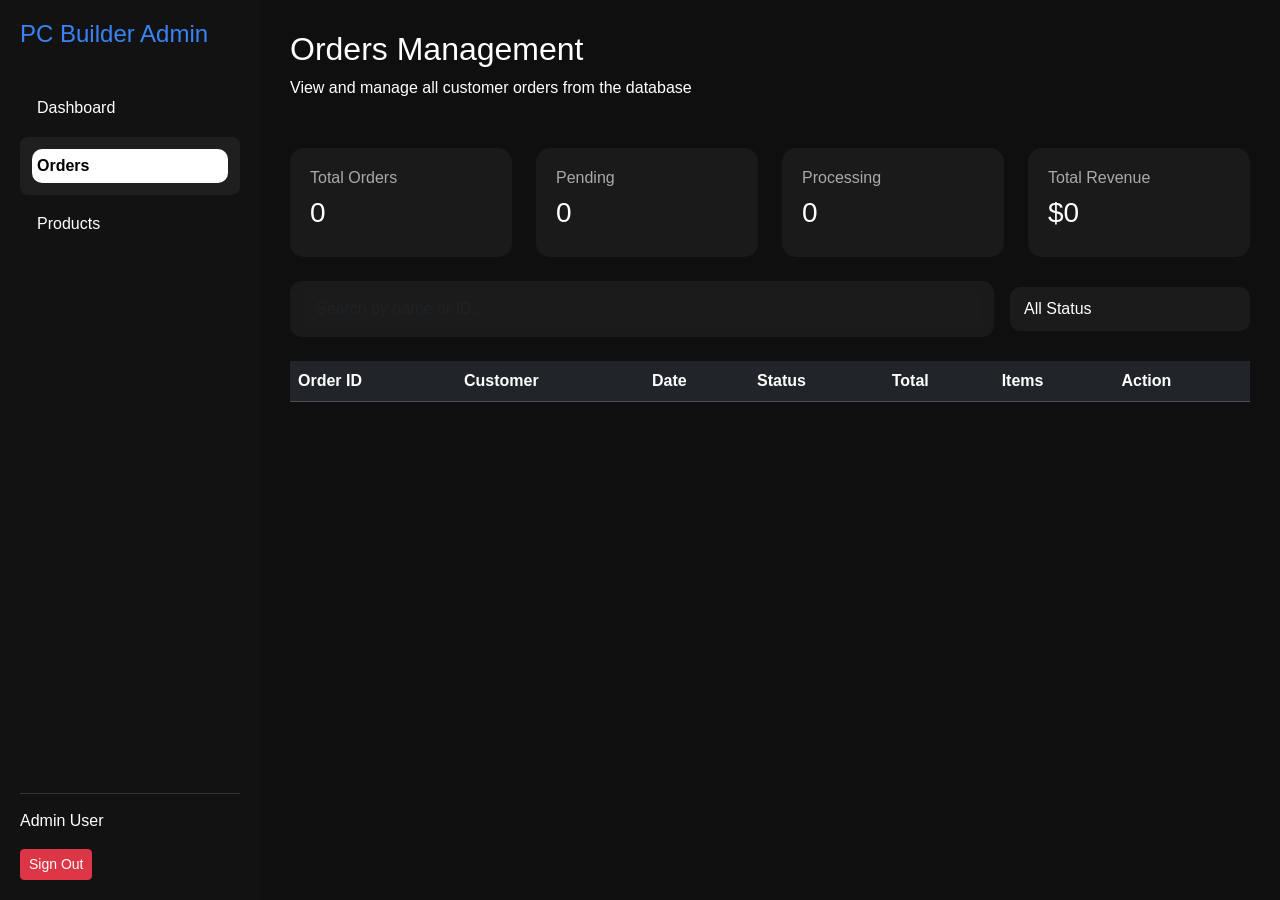
<file: Pages/admin/orders.html>
<!DOCTYPE html>
<html lang="en">
<head>
    <meta charset="UTF-8">
    <title>Orders Management</title>
    <link href="https://cdn.jsdelivr.net/npm/bootstrap@5.3.8/dist/css/bootstrap.min.css" rel="stylesheet">
    <link rel="stylesheet" href="../Css/admin/admin.css">
</head>

<body>
<div class="admin-wrapper">

    <aside class="sidebar">
        <h4 class="logo">PC Builder Admin</h4>
        <ul class="menu">
            <li><a href="../admin/dashboard.html">Dashboard</a></li>
            <li class="active"><a href="../admin/orders.html">Orders</a></li>
            <li><a href="../admin/products.html">Products</a></li>
        </ul>
        <div class="admin-footer">
            <p id="admin-name">Admin User</p>
            <button class="btn btn-danger btn-sm" onclick="logout()">Sign Out</button>
        </div>
    </aside>

    <main class="main">
        <h2>Orders Management</h2>
        <p class="text-white">View and manage all customer orders from the database</p>

        <div class="row g-4 my-4">
            <div class="col-md-3"><div class="stat-card"><h6>Total Orders</h6><h3 id="stat-total-orders">0</h3></div></div>
            <div class="col-md-3"><div class="stat-card"><h6>Pending</h6><h3 id="stat-pending">0</h3></div></div>
            <div class="col-md-3"><div class="stat-card"><h6>Processing</h6><h3 id="stat-processing">0</h3></div></div>
            <div class="col-md-3"><div class="stat-card"><h6>Total Revenue</h6><h3 id="stat-revenue">$0</h3></div></div>
        </div>

        <div class="orders-filters mb-4 d-flex gap-3">
            <div class="search-box flex-grow-1">
                <input type="text" id="orders-search" class="form-control bg-dark text-white border-secondary" placeholder="Search by name or ID..." oninput="filterOrders()">
            </div>
            <select id="status-filter" class="form-select bg-dark text-white border-secondary w-25" onchange="filterOrders()">
                <option value="all">All Status</option>
                <option value="pending">Pending</option>
                <option value="processing">Processing</option>
                <option value="completed">Completed</option>
                <option value="cancelled">Cancelled</option>
            </select>
        </div>

        <div class="card-dark p-0">
            <table class="table table-dark table-hover mb-0">
                <thead>
                <tr>
                    <th>Order ID</th>
                    <th>Customer</th>
                    <th>Date</th>
                    <th>Status</th>
                    <th>Total</th>
                    <th>Items</th>
                    <th>Action</th>
                </tr>
                </thead>
                <tbody id="orders-body">
                </tbody>
            </table>
        </div>
    </main>
</div>

<div id="itemsModal" class="modal-overlay d-none">
    <div class="modal-card">
        <div class="modal-header d-flex justify-content-between">
            <h4>Order Details</h4>
            <button class="btn btn-close btn-close-white" onclick="closeItemsModal()"></button>
        </div>
        <div class="modal-body mt-3">
            <table class="table table-dark table-sm">
                <thead>
                <tr>
                    <th>Product Name</th>
                    <th>Qty</th>
                    <th>Price</th>
                </tr>
                </thead>
                <tbody id="items-list-body">
                </tbody>
            </table>
        </div>
        <div class="modal-footer mt-3 text-end">
            <button class="btn btn-secondary" onclick="closeItemsModal()">Close</button>
        </div>
    </div>
</div>

<script src="../Js/admin/orders.js"></script>
</body>
</html>
</file>
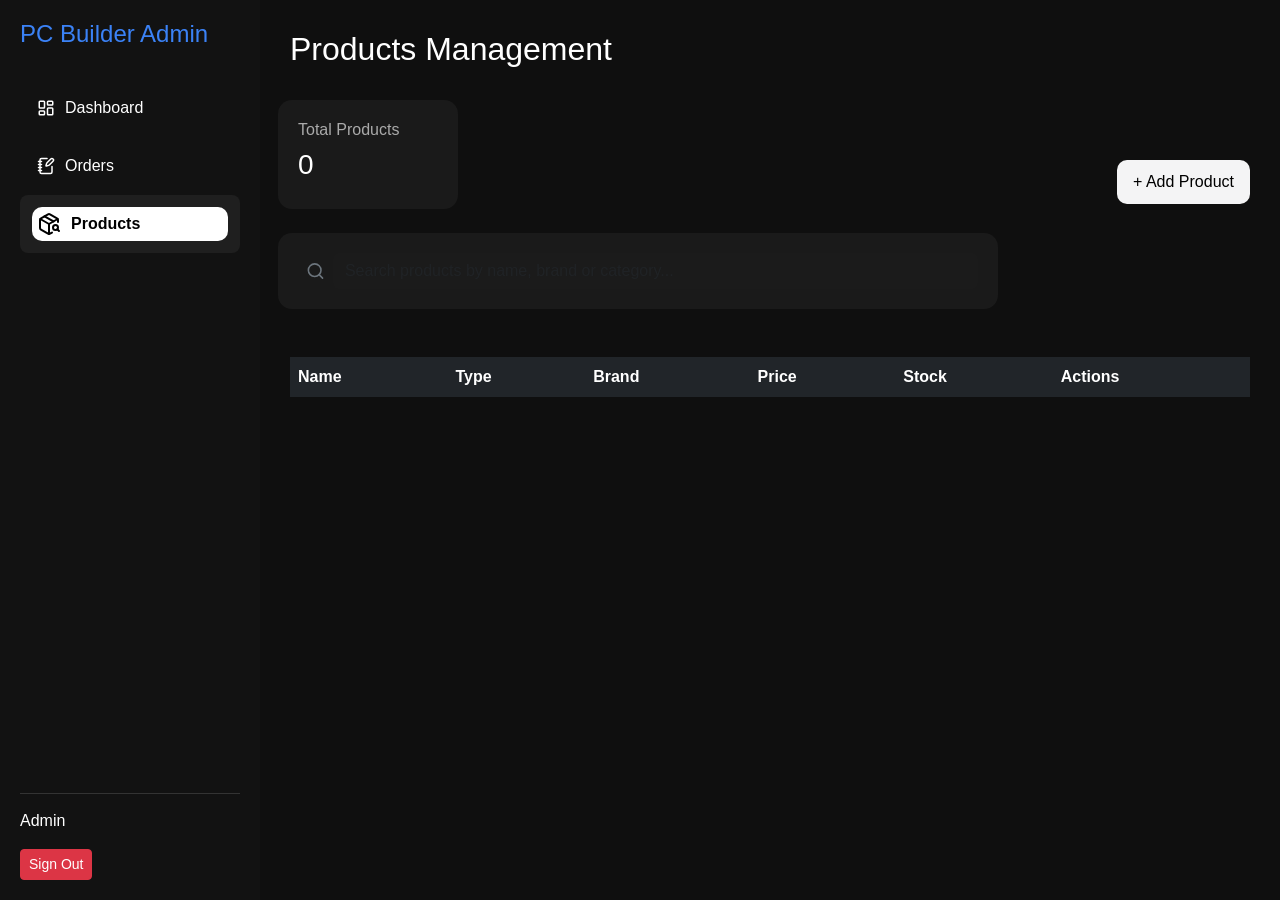
<file: Pages/admin/products.html>
<!DOCTYPE html>
<html lang="en">
<head>
    <meta charset="UTF-8">
    <title>Products Management</title>
    <link href="https://cdn.jsdelivr.net/npm/bootstrap@5.3.8/dist/css/bootstrap.min.css" rel="stylesheet">
    <link rel="stylesheet" href="../Css/admin/admin.css">
    <link rel="stylesheet" href="../Css/main.css">
</head>
<body>

<div class="admin-wrapper">

    <aside class="sidebar">
        <h4 class="logo">PC Builder Admin</h4>
        <ul class="menu">
            <li><a href="../admin/dashboard.html"><svg xmlns="http://www.w3.org/2000/svg" width="18" height="18" viewBox="0 0 24 24" fill="none" stroke="currentColor" stroke-width="2" stroke-linecap="round" stroke-linejoin="round"><rect width="7" height="9" x="3" y="3" rx="1"/><rect width="7" height="5" x="14" y="3" rx="1"/><rect width="7" height="9" x="14" y="12" rx="1"/><rect width="7" height="5" x="3" y="16" rx="1"/></svg> Dashboard</a></li>
            <li><a href="../admin/orders.html"><svg xmlns="http://www.w3.org/2000/svg" width="18" height="18" viewBox="0 0 24 24" fill="none" stroke="currentColor" stroke-width="2" stroke-linecap="round" stroke-linejoin="round"><path d="M13.4 2H6a2 2 0 0 0-2 2v16a2 2 0 0 0 2 2h12a2 2 0 0 0 2-2v-7.4"/><path d="M2 6h4"/><path d="M2 10h4"/><path d="M2 14h4"/><path d="M2 18h4"/><path d="M21.378 5.626a1 1 0 1 0-3.004-3.004l-5.01 5.012a2 2 0 0 0-.506.854l-.837 2.87a.5.5 0 0 0 .62.62l2.87-.837a2 2 0 0 0 .854-.506z"/></svg> Orders</a></li>
            <li class="active"><a href="../admin/products.html"><svg xmlns="http://www.w3.org/2000/svg" width="24" height="24" viewBox="0 0 24 24" fill="none" stroke="currentColor" stroke-width="2" stroke-linecap="round" stroke-linejoin="round"><path d="M21 10V8a2 2 0 0 0-1-1.73l-7-4a2 2 0 0 0-2 0l-7 4A2 2 0 0 0 3 8v8a2 2 0 0 0 1 1.73l7 4a2 2 0 0 0 2 0l2-1.14"/><path d="m7.5 4.27 9 5.15"/><polyline points="3.29 7 12 12 20.71 7"/><line x1="12" x2="12" y1="22" y2="12"/><circle cx="18.5" cy="15.5" r="2.5"/><path d="M20.27 17.27 22 19"/></svg> Products</a></li>
        </ul>

        <div class="admin-footer">
            <p id="admin-name">Admin</p>
            <button class="btn btn-danger btn-sm" onclick="logout()">Sign Out</button>
        </div>
    </aside>

    <main class="main">
        <div class="d-flex justify-content-between align-items-center mb-4">
            <div class="row w-75">
                <h2>Products Management</h2>
                <div class="stat-card mt-4 w-25">
                    <h6>Total Products</h6>
                    <h3 id="totalProducts">0</h3>
                </div>

                <div class="card-dark mt-4 mb-4 w-100 d-flex align-items-center">
                    <svg xmlns="http://www.w3.org/2000/svg" width="20" height="20" viewBox="0 0 24 24" fill="none" stroke="currentColor" stroke-width="2" stroke-linecap="round" stroke-linejoin="round" class="mx-2 text-secondary"><path d="m21 21-4.34-4.34"/><circle cx="11" cy="11" r="8"/></svg>
                    <input
                            type="text"
                            id="searchInput"
                            class="form-control bg-dark text-black border-0 shadow-none ffff"
                            placeholder="Search products by name, brand or category..."
                            oninput="filterProducts()"
                    />
                </div>
            </div>
            <button id="addProductBtn" class="btn btn-light" onclick="openAddModal()">
                + Add Product
            </button>
        </div>

        <div class="card-dark p-0">
            <table class="table table-dark table-borderless table-hover mb-0">
                <thead>
                <tr>
                    <th>Name</th>
                    <th>Type</th>
                    <th>Brand</th>
                    <th>Price</th>
                    <th>Stock</th>
                    <th>Actions</th>
                </tr>
                </thead>
                <tbody id="products-body">
                </tbody>
            </table>
        </div>
    </main>
</div>

<div id="addModal" class="modal-overlay d-none">
    <div class="modal-card">
        <div class="modal-header">
            <div>
                <h4>Add New Product</h4>
                <p>Add a new product to your catalog</p>
            </div>
            <button onclick="closeAddModal()" class="close-btn">×</button>
        </div>

        <div class="modal-form">
            <div>
                <label>Product Name</label>
                <input id="add-name" placeholder="Product name">
            </div>
            <div>
                <label>Brand</label>
                <input id="add-brand" placeholder="Brand">
            </div>
            <div>
                <label>Category</label>
                <select id="add-type">
                    <option value="">Select category</option>
                    <option value="GPU">GPU</option>
                    <option value="CPU">CPU</option>
                    <option value="RAM">RAM</option>
                    <option value="Case">Case</option>
                    <option value="Motherboard">Motherboard</option>
                </select>
            </div>
            <div>
                <label>Price ($)</label>
                <input id="add-price" type="number" step="0.01" value="0">
            </div>
            <div>
                <label>Stock Quantity</label>
                <input id="add-stock" type="number" value="0">
            </div>
            <div>
                <label>Image URL</label>
                <input id="add-image" placeholder="https://example.com/image.jpg">
            </div>
            <div class="full">
                <label>Description</label>
                <textarea id="add-description" rows="3"></textarea>
            </div>
        </div>

        <div class="modal-footer">
            <button class="btn-dark" onclick="addProduct()">Add Product</button>
            <button class="btn-light" onclick="closeAddModal()">Cancel</button>
        </div>
    </div>
</div>

<div id="editModal" class="modal-overlay d-none">
    <div class="modal-card">
        <div class="modal-header">
            <div>
                <h4>Edit Product</h4>
                <p>Update product information</p>
            </div>
            <button onclick="closeEditModal()" class="close-btn">×</button>
        </div>

        <div class="modal-form">
            <div>
                <label>Product Name</label>
                <input id="edit-name">
            </div>
            <div>
                <label>Brand</label>
                <input id="edit-brand">
            </div>
            <div>
                <label>Category</label>
                <select id="edit-type">
                    <option value="GPU">GPU</option>
                    <option value="CPU">CPU</option>
                    <option value="RAM">RAM</option>
                    <option value="Case">Case</option>
                    <option value="Motherboard">Motherboard</option>
                </select>
            </div>
            <div>
                <label>Price ($)</label>
                <input id="edit-price" type="number" step="0.01">
            </div>
            <div>
                <label>Stock Quantity</label>
                <input id="edit-stock" type="number">
            </div>
            <div>
                <label>Image URL</label>
                <input id="edit-image">
            </div>
            <div class="full">
                <label>Description</label>
                <textarea id="edit-description" rows="3"></textarea>
            </div>
        </div>

        <div class="modal-footer">
            <button class="btn-dark" onclick="updateProduct()">Update Product</button>
            <button class="btn-light" onclick="closeEditModal()">Cancel</button>
        </div>
    </div>
</div>

<script src="../Js/admin/products.js"></script>
</body>
</html>
</file>
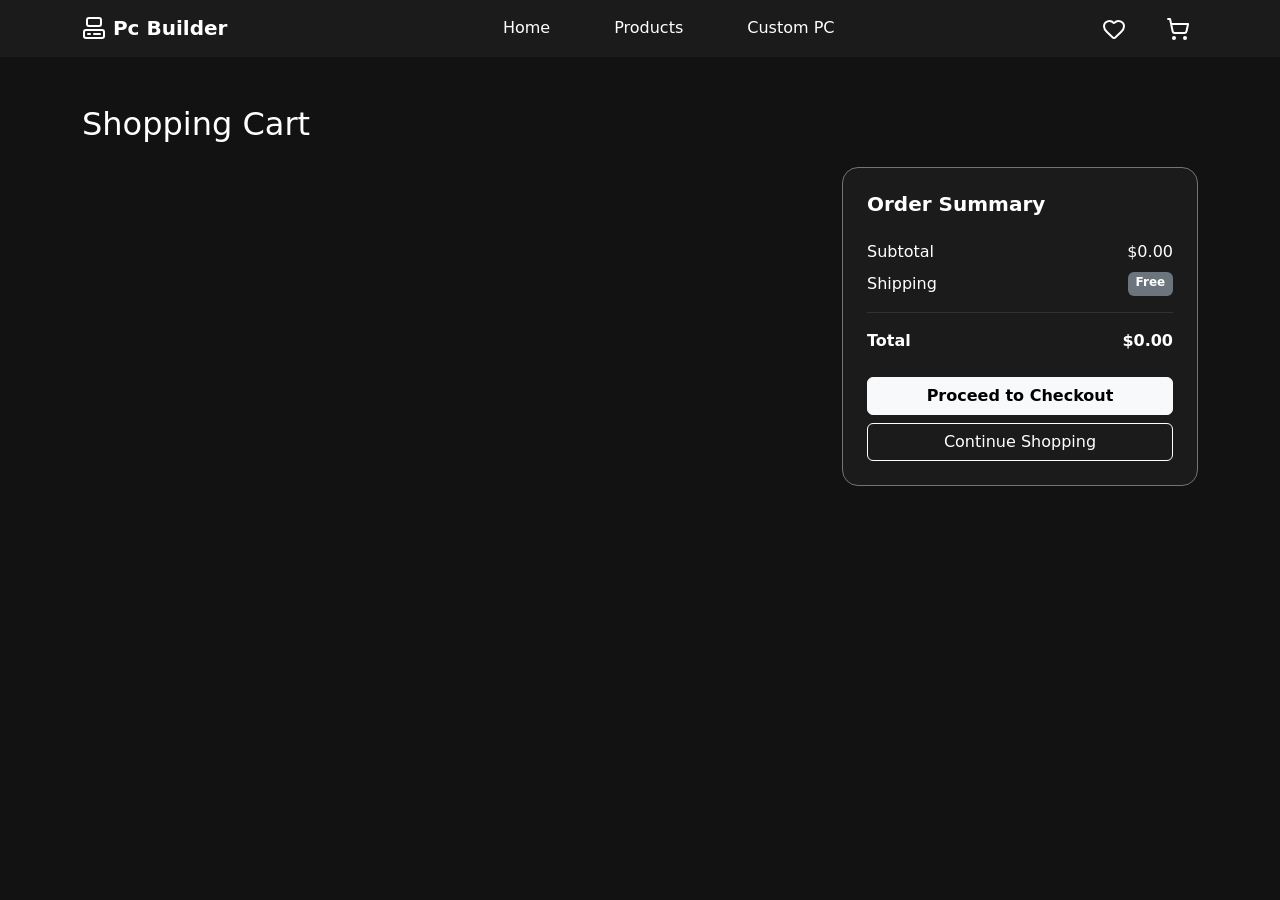
<file: Pages/Html/cart.html>
<!DOCTYPE html>
<html lang="en">
<head>
    <meta charset="UTF-8">
    <meta name="viewport" content="width=device-width, initial-scale=1.0">
    <title>Cart</title>

    <link href="https://cdn.jsdelivr.net/npm/bootstrap@5.3.8/dist/css/bootstrap.min.css" rel="stylesheet">

    <link rel="stylesheet" href="../Css/cart.css">
    <link rel="stylesheet" href="../Css/favorits.css">
    <link rel="stylesheet" href="../Css/main.css"/>
</head>

<body>

<nav class="navbar navbar-expand-lg navbar-dark position-sticky top-0">
    <div class="container">
        <a class="navbar-brand " href="../../index.html">
            <svg class="mb-1" xmlns="http://www.w3.org/2000/svg" width="24" height="24" viewBox="0 0 24 24" fill="none" stroke="currentColor" stroke-width="2" stroke-linecap="round" stroke-linejoin="round"><rect width="14" height="8" x="5" y="2" rx="2" /><rect width="20" height="8" x="2" y="14" rx="2" /><path d="M6 18h2" /><path d="M12 18h6" /></svg>
            Pc Builder</a>
        <button class="navbar-toggler" type="button" data-bs-toggle="collapse" data-bs-target="#navbarSupportedContent"><span class="navbar-toggler-icon"></span></button>
        <div class="collapse navbar-collapse" id="navbarSupportedContent">
            <ul class="navbar-nav ms-auto gap-5">
                <li class="nav-item"><a class="nav-link active" aria-current="page" href="/index.html">Home</a></li>
                <li class="nav-item d-flex"><a class="nav-link active" href="../Html/products.html">Products</a></li>
                <li class="nav-item"><a class="nav-link active" href="../Html/custom.html">Custom PC</a></li>
            </ul>

            <ul class="navbar-nav ms-auto gap-4">
                <li class="nav-item d-flex">
                    <a class="nav-link active" href="../Html/favorites.html">
                        <svg xmlns="http://www.w3.org/2000/svg" width="24" height="24" viewBox="0 0 24 24" fill="none" stroke="currentColor" stroke-width="2" stroke-linecap="round" stroke-linejoin="round"><path d="M2 9.5a5.5 5.5 0 0 1 9.591-3.676.56.56 0 0 0 .818 0A5.49 5.49 0 0 1 22 9.5c0 2.29-1.5 4-3 5.5l-5.492 5.313a2 2 0 0 1-3 .019L5 15c-1.5-1.5-3-3.2-3-5.5"/></svg>
                        <span id="fav-counter" class="fav-counter d-none">0</span>
                    </a>
                </li>
                <li class="nav-item d-flex">
                    <a class="nav-link active" href="../Html/cart.html">
                        <svg xmlns="http://www.w3.org/2000/svg" width="24" height="24" viewBox="0 0 24 24" fill="none" stroke="currentColor" stroke-width="2" stroke-linecap="round" stroke-linejoin="round"><circle cx="8" cy="21" r="1" /><circle cx="19" cy="21" r="1" /><path d="M2.05 2.05h2l2.66 12.42a2 2 0 0 0 2 1.58h9.78a2 2 0 0 0 1.95-1.57l1.65-7.43H5.12"/></svg>
                        <span id="cart-counter" class="counter-badge d-none"></span>
                    </a>
                </li>
            </ul>
        </div>
    </div>
</nav>

<main>
    <section class="is-empty py-5 d-none">
        <div class="container text-center">
            <svg xmlns="http://www.w3.org/2000/svg" width="48" height="48" viewBox="0 0 24 24" fill="none" stroke="currentColor" stroke-width="2" stroke-linecap="round" stroke-linejoin="round" class="mb-3 text-secondary"><circle cx="8" cy="21" r="1"/><circle cx="19" cy="21" r="1"/><path d="M2.05 2.05h2l2.66 12.42a2 2 0 0 0 2 1.58h9.78 a2 2 0 0 0 1.95-1.57 l1.65-7.43H5.12"/></svg>
            <h3 class="text-white fw-bold">Your cart is empty</h3>
            <p class="text-secondary">Add products to your cart to see them here.</p>
            <a href="../Html/products.html" class="btn btn-light">Browse Products</a>
        </div>
    </section>

    <section class="cart-list container py-5">
        <h2 class="text-white mb-3">Shopping Cart</h2>
        <p id="cart-count" class="text-white mb-4"></p>

        <div class="row">
            <div class="col-md-8">
                <div id="cart-grid" class="row g-4">
                </div>
            </div>

            <div class="col-md-4">
                <div id="summary-section" class="summary-section bg-dark p-4 rounded-4 border border-secondary text-white">
                    <h5 class="fw-bold mb-4">Order Summary</h5>
                    <div class="d-flex justify-content-between mb-2">
                        <span>Subtotal</span>
                        <span class="sub-total">$0.00</span>
                    </div>
                    <div class="d-flex justify-content-between mt-2">
                        <span>Shipping</span>
                        <span class="badge bg-secondary">Free</span>
                    </div>
                    <hr class="border-secondary">
                    <div class="d-flex justify-content-between">
                        <strong>Total</strong>
                        <strong class="total">$0.00</strong>
                    </div>
                    <button id="open-checkout" class="btn btn-light w-100 mt-4 fw-bold">Proceed to Checkout</button>
                    <a href="../Html/products.html" class="btn bg-dark text-white w-100 mt-2 border border-white">Continue Shopping</a>
                </div>
            </div>
        </div>
    </section>

    <div class="modal fade" id="checkoutModal" tabindex="-1">
        <div class="modal-dialog modal-dialog-centered modal-lg">
            <div class="modal-content bg-dark text-white border border-secondary rounded-4">
                <div class="modal-header border-0 pb-0">
                    <div>
                        <h4 class="modal-title fw-bold">Checkout</h4>
                        <p class="text-secondary mb-0">Review and update your information</p>
                    </div>
                    <button type="button" class="btn-close btn-close-white" data-bs-dismiss="modal"></button>
                </div>

                <div class="modal-body py-4">
                    <form id="checkout-form">
                        <div class="row g-3">
                            <div class="col-md-6">
                                <label class="form-label small">Full Name</label>
                                <input name="full_name" class="form-control bg-black text-white border-secondary" required>
                            </div>
                            <div class="col-md-6">
                                <label class="form-label small">Email</label>
                                <input name="email" type="email" class="form-control bg-black text-white border-secondary" required>
                            </div>
                            <div class="col-md-6">
                                <label class="form-label small">Phone</label>
                                <input name="phone" class="form-control bg-black text-white border-secondary" required>
                            </div>
                            <div class="col-md-6">
                                <label class="form-label small">City</label>
                                <input name="city" class="form-control bg-black text-white border-secondary" required>
                            </div>
                            <div class="col-12">
                                <label class="form-label small">Address</label>
                                <textarea name="address" class="form-control bg-black text-white border-secondary" rows="2" required></textarea>
                            </div>
                        </div>
                    </form>
                </div>

                <div class="modal-footer flex-column gap-3 border-0 pt-0">
                    <div class="d-flex justify-content-between w-100 fs-5 fw-bold px-2">
                        <span>Total</span>
                        <span id="checkout-total" class="text-success">$0.00</span>
                    </div>
                    <p id="form-error" class="text-danger text-center fw-bold d-none mb-0">Please fill all fields correctly.</p>
                    <button form="checkout-form" class="btn btn-light w-100 fw-bold py-2" type="submit">Confirm Order</button>
                </div>
            </div>
        </div>
    </div>
</main>

<script src="https://cdn.jsdelivr.net/npm/bootstrap@5.3.8/dist/js/bootstrap.bundle.min.js"></script>
<script src="../Js/navbar.js"></script>
<script src="../Js/cart.js"></script>

</body>
</html>
</file>
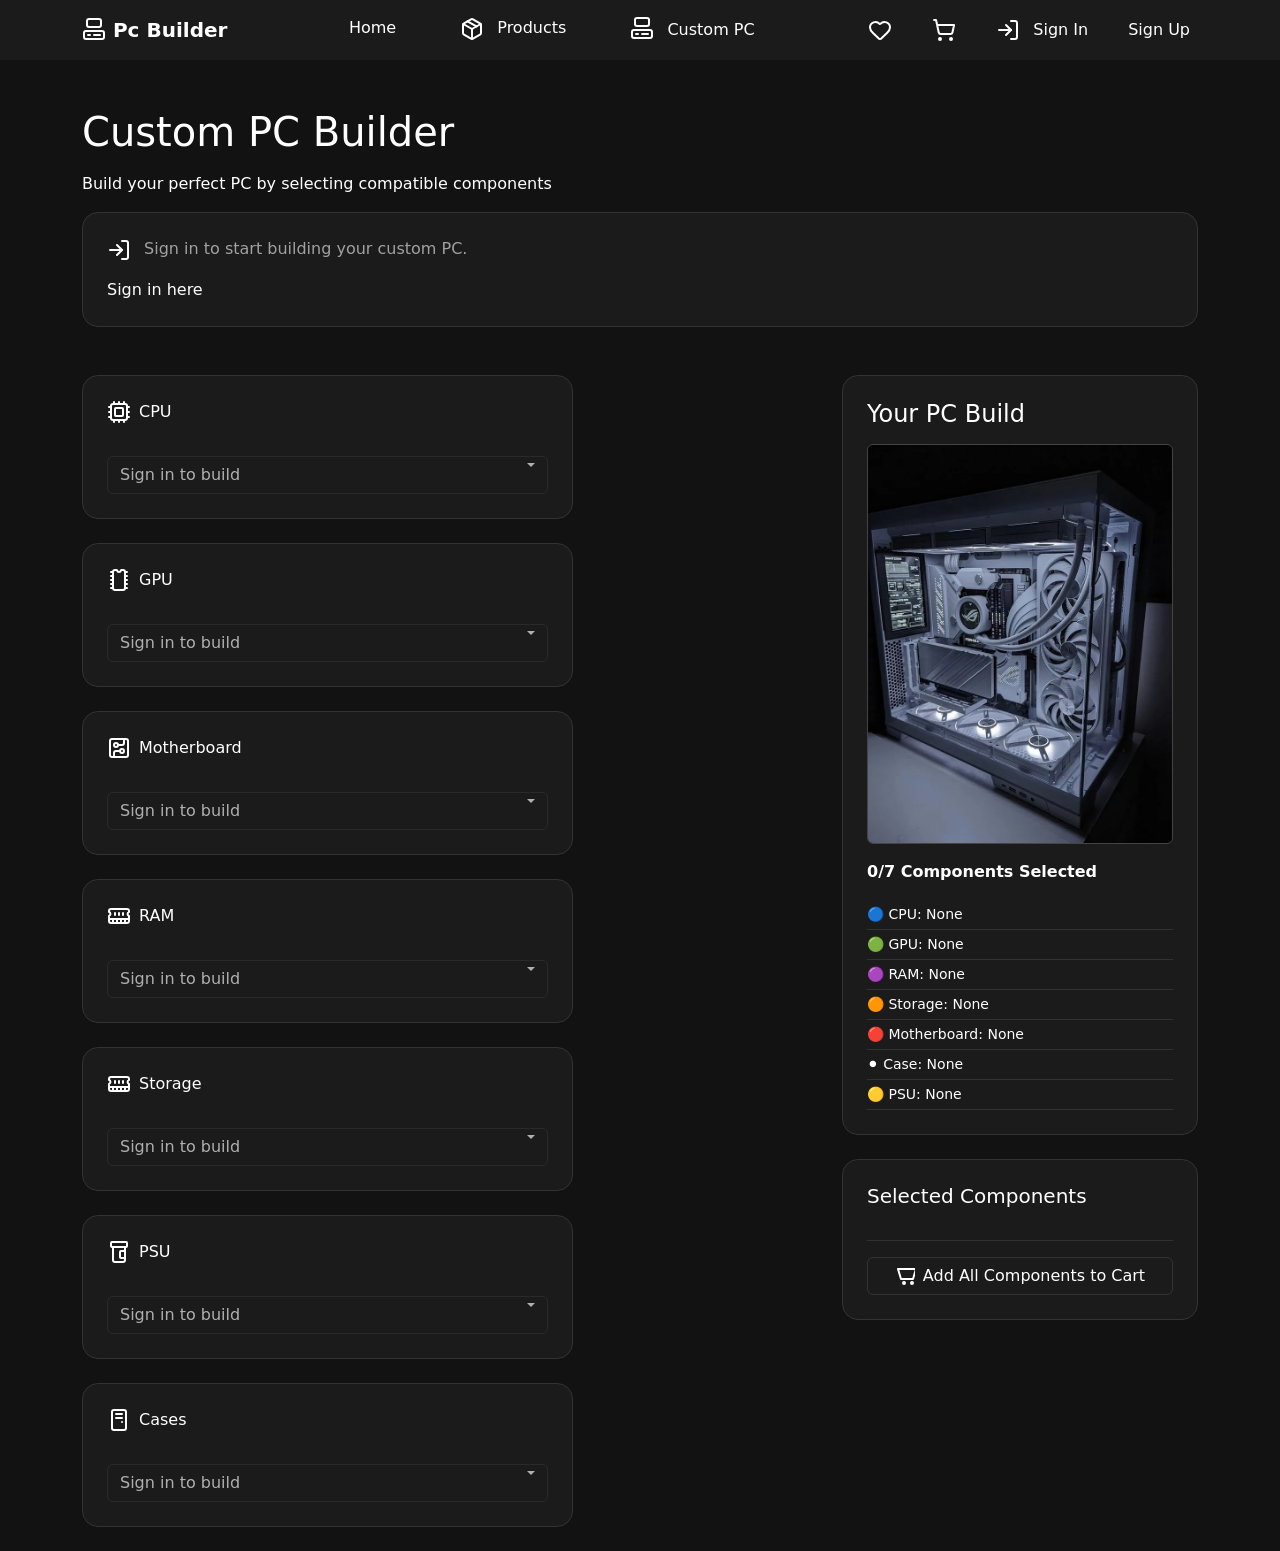
<file: Pages/Html/custom.html>
<!DOCTYPE html>
<html lang="en">
<head>
    <meta charset="UTF-8">
    <meta name="viewport" content="width=device-width, initial-scale=1.0">
    <title>Custom Pc</title>
     <!--BootStrab 5.3-->
    <link
      href="https://cdn.jsdelivr.net/npm/bootstrap@5.3.8/dist/css/bootstrap.min.css"
      rel="stylesheet"
      integrity="sha384-sRIl4kxILFvY47J16cr9ZwB07vP4J8+LH7qKQnuqkuIAvNWLzeN8tE5YBujZqJLB"
      crossorigin="anonymous"
    />

    <link rel="stylesheet" href="../Css/custom.css"/>
    <link rel="stylesheet" href="../Css/favorits.css"/>
      <link rel="stylesheet" href="../Css/main.css"/>


</head>
<body>
      <nav class="navbar navbar-expand-lg navbar-dark position-sticky z-1 top-0">
      <div class="container">
        <a class="navbar-brand " href="../../index.html">
          <svg
            class="mb-1"
            xmlns="http://www.w3.org/2000/svg"
            width="24"
            height="24"
            viewBox="0 0 24 24"
            fill="none"
            stroke="currentColor"
            stroke-width="2"
            stroke-linecap="round"
            stroke-linejoin="round"
            class="lucide lucide-computer-icon lucide-computer"
          >
            <rect width="14" height="8" x="5" y="2" rx="2" />
            <rect width="20" height="8" x="2" y="14" rx="2" />
            <path d="M6 18h2" />
            <path d="M12 18h6" />
          </svg>
          Pc Builder</a
        >
        <button
          class="navbar-toggler"
          type="button"
          data-bs-toggle="collapse"
          data-bs-target="#navbarSupportedContent"
          aria-controls="navbarSupportedContent"
          aria-expanded="false"
          aria-label="Toggle navigation"
        >
          <span class="navbar-toggler-icon"></span>
        </button>
        <div class="collapse navbar-collapse" id="navbarSupportedContent">
          <ul class="navbar-nav ms-auto gap-5">
            <li class="nav-item">
              <a class="nav-link active" aria-current="page" href="/index.html">Home</a>
            </li>
            <li class="nav-item d-flex">
              <a class="nav-link active" href="../Html/products.html">
                <svg
                  class="me-2"
                  xmlns="http://www.w3.org/2000/svg"
                  width="24"
                  height="24"
                  viewBox="0 0 24 24"
                  fill="none"
                  stroke="currentColor"
                  stroke-width="2"
                  stroke-linecap="round"
                  stroke-linejoin="round"
                  class="lucide lucide-package-icon lucide-package"
                >
                  <path
                    d="M11 21.73a2 2 0 0 0 2 0l7-4A2 2 0 0 0 21 16V8a2 2 0 0 0-1-1.73l-7-4a2 2 0 0 0-2 0l-7 4A2 2 0 0 0 3 8v8a2 2 0 0 0 1 1.73z"
                  />
                  <path d="M12 22V12" />
                  <polyline points="3.29 7 12 12 20.71 7" />
                  <path d="m7.5 4.27 9 5.15" />
                </svg>
                Products</a
              >
            </li>
            <li class="nav-item">
              <a class="nav-link active" aria-disabled="true" href="../Html/custom.html"
                ><svg
                  class="me-2 mb-1"
                  xmlns="http://www.w3.org/2000/svg"
                  width="24"
                  height="24"
                  viewBox="0 0 24 24"
                  fill="none"
                  stroke="currentColor"
                  stroke-width="2"
                  stroke-linecap="round"
                  stroke-linejoin="round"
                  class="lucide lucide-computer-icon lucide-computer"
                >
                  <rect width="14" height="8" x="5" y="2" rx="2" />
                  <rect width="20" height="8" x="2" y="14" rx="2" />
                  <path d="M6 18h2" />
                  <path d="M12 18h6" />
                </svg>
                Custom PC</a
              >
            </li>
          </ul>

          <ul class="navbar-nav ms-auto gap-4">
              <li class="nav-item d-flex">
              <a class="nav-link active" aria-current="page" href="../Html/favorites.html">
              
                <svg xmlns="http://www.w3.org/2000/svg" width="24" height="24" viewBox="0 0 24 24" fill="none" stroke="currentColor" stroke-width="2" stroke-linecap="round" stroke-linejoin="round" class="lucide lucide-heart-icon lucide-heart"><path d="M2 9.5a5.5 5.5 0 0 1 9.591-3.676.56.56 0 0 0 .818 0A5.49 5.49 0 0 1 22 9.5c0 2.29-1.5 4-3 5.5l-5.492 5.313a2 2 0 0 1-3 .019L5 15c-1.5-1.5-3-3.2-3-5.5"/></svg>
                            <span id="fav-counter"
            class="fav-counter d-none">
        0
      </span>

              </a>
            </li>
            <li class="nav-item d-flex">
              <a class="nav-link active" aria-current="page" href="../Html/cart.html"
                ><svg
                  xmlns="http://www.w3.org/2000/svg"
                  width="24"
                  height="24"
                  viewBox="0 0 24 24"
                  fill="none"
                  stroke="currentColor"
                  stroke-width="2"
                  stroke-linecap="round"
                  stroke-linejoin="round"
                  class="lucide lucide-shopping-cart-icon lucide-shopping-cart"
                >
                  <circle cx="8" cy="21" r="1" />
                  <circle cx="19" cy="21" r="1" />
                  <path
                    d="M2.05 2.05h2l2.66 12.42a2 2 0 0 0 2 1.58h9.78a2 2 0 0 0 1.95-1.57l1.65-7.43H5.12"
                  />
                </svg>
                 <span id="cart-counter" class="counter-badge d-none"></span>
              </a>
            </li>
             <li id="nav-user" class="nav-item d-none">
  <a class="nav-link active" href="../Html/profile.html">

     <svg xmlns="http://www.w3.org/2000/svg"
          width="24" height="24"
          viewBox="0 0 24 24"
          fill="none"
          stroke="currentColor"
          stroke-width="2"
          stroke-linecap="round"
          stroke-linejoin="round">
        <path d="M19 21v-2a4 4 0 0 0-4-4H9
                 a4 4 0 0 0-4 4v2"/>
        <circle cx="12" cy="7" r="4"/>
     </svg>

     <span id="user-name"></span>

  </a>
</li>


              <li id="nav-user" class="nav-item d-none">
    <a class="nav-link active">
       <svg xmlns="http://www.w3.org/2000/svg" width="24" height="24" viewBox="0 0 24 24" fill="none" stroke="currentColor" stroke-width="2" stroke-linecap="round" stroke-linejoin="round" class="lucide lucide-user-icon lucide-user"><path d="M19 21v-2a4 4 0 0 0-4-4H9a4 4 0 0 0-4 4v2"/><circle cx="12" cy="7" r="4"/></svg><span id="user-name"></span>
    </a>
  </li>

  <li id="nav-logout" class="nav-item d-none">
  <a class="nav-link active" href="#" id="logout-btn">
    <svg xmlns="http://www.w3.org/2000/svg" width="24" height="24" 
         viewBox="0 0 24 24" fill="none" stroke="currentColor" 
         stroke-width="2" stroke-linecap="round" stroke-linejoin="round">
      <path d="m16 17 5-5-5-5"/>
      <path d="M21 12H9"/>
      <path d="M9 21H5a2 2 0 0 1-2-2V5a2 2 0 0 1 2-2h4"/>
    </svg>
  </a>
</li>


            <li id="nav-signin" class="nav-item d-flex">
              <a class="nav-link active" aria-disabled="true" href="../Html/signin.html"
                ><svg
                  class="me-2"
                  xmlns="http://www.w3.org/2000/svg"
                  width="24"
                  height="24"
                  viewBox="0 0 24 24"
                  fill="none"
                  stroke="currentColor"
                  stroke-width="2"
                  stroke-linecap="round"
                  stroke-linejoin="round"
                  class="lucide lucide-log-in-icon lucide-log-in"
                >
                  <path d="m10 17 5-5-5-5" />
                  <path d="M15 12H3" />
                  <path d="M15 3h4a2 2 0 0 1 2 2v14a2 2 0 0 1-2 2h-4" />
                </svg>
                Sign In</a
              >
            </li>
            <li id="nav-signup" class="nav-item">
              <a class="nav-link active" href="../Html/signup.html">Sign Up</a>
            </li>
          </ul>
        </div>
      </div>
    </nav>

<main>
<section class="head py-5">
<div class="container">
<h1 class="text-white">Custom PC Builder</h1>
<p class="text-white mt-3">Build your perfect PC by selecting compatible components</p>  
 <div id="signin-warning" class="bg-dark rounded-4 p-4 border border-dark">
<p class=><svg
                  class="me-2 text-white"
                  xmlns="http://www.w3.org/2000/svg"
                  width="24"
                  height="24"
                  viewBox="0 0 24 24"
                  fill="none"
                  stroke="currentColor"
                  stroke-width="2"
                  stroke-linecap="round"
                  stroke-linejoin="round"
                  class="lucide lucide-log-in-icon lucide-log-in"
                >
                  <path d="m10 17 5-5-5-5" />
                  <path d="M15 12H3" />
                  <path d="M15 3h4a2 2 0 0 1 2 2v14a2 2 0 0 1-2 2h-4" />
                </svg>  Sign in to start building your custom PC.
</p>
     <a href="signin.html" class="text-white link-offset-2 link-offset-3-hover link-underline link-underline-opacity-0 link-underline-opacity-75-hover link-light">Sign in here</a>
 </div>
</div>
</section>

<section class="custom">

<div class="container">
   
<div class="row">
    <div class="col-lg-8 col-md-7 left-side">
      <div class="col-md-8">
 <div class="bg-dark rounded-4 p-4 border border-dark">
            
 <div class="d-flex me-2">

<svg xmlns="http://www.w3.org/2000/svg" width="24" height="24" viewBox="0 0 24 24" fill="none" stroke="currentColor" stroke-width="2" stroke-linecap="round" stroke-linejoin="round" class="lucide lucide-cpu-icon lucide-cpu text-white "><path d="M12 20v2"/><path d="M12 2v2"/><path d="M17 20v2"/><path d="M17 2v2"/><path d="M2 12h2"/><path d="M2 17h2"/><path d="M2 7h2"/><path d="M20 12h2"/><path d="M20 17h2"/><path d="M20 7h2"/><path d="M7 20v2"/><path d="M7 2v2"/><rect x="4" y="4" width="16" height="16" rx="2"/><rect x="8" y="8" width="8" height="8" rx="1"/></svg>
    <p class="text-white ms-2">CPU</p>
 </div>  
          <div class="dropdown  mt-3">
  <a class="btn btn-dark dropdown-toggle w-100 d-flex justify-content-between g-5" href="#" role="button" data-bs-toggle="dropdown" aria-expanded="false">
    Select CPU
  </a>

  <ul class="dropdown-menu w-100" data-type="cpu">
  
  </ul>
</div>

    </div>
</div>

   <div class="col-md-8">
 <div class="bg-dark rounded-4 p-4 border border-dark mt-4">
            
 <div class="d-flex">
<svg xmlns="http://www.w3.org/2000/svg" width="24" height="24" viewBox="0 0 24 24" fill="none" stroke="currentColor" stroke-width="2" stroke-linecap="round" stroke-linejoin="round" class="text-white lucide lucide-microchip-icon lucide-microchip"><path d="M18 12h2"/><path d="M18 16h2"/><path d="M18 20h2"/><path d="M18 4h2"/><path d="M18 8h2"/><path d="M4 12h2"/><path d="M4 16h2"/><path d="M4 20h2"/><path d="M4 4h2"/><path d="M4 8h2"/><path d="M8 2a2 2 0 0 0-2 2v16a2 2 0 0 0 2 2h8a2 2 0 0 0 2-2V4a2 2 0 0 0-2-2h-1.5c-.276 0-.494.227-.562.495a2 2 0 0 1-3.876 0C9.994 2.227 9.776 2 9.5 2z"/></svg>
    <p class="text-white ms-2">GPU</p>
 </div>  
          <div class="dropdown mt-3">
  <a class="btn btn-dark dropdown-toggle w-100 d-flex justify-content-between g-5" href="#" role="button" data-bs-toggle="dropdown" aria-expanded="false">
    Select GPU
  </a>

  <ul class="dropdown-menu w-100 " data-type="gpu">
    
  </ul>
</div>

    </div>
</div>

 <div class="col-md-8">
 <div class="bg-dark rounded-4 p-4 border border-dark mt-4">
            
 <div class="d-flex me-2">
<svg xmlns="http://www.w3.org/2000/svg" width="24" height="24" viewBox="0 0 24 24" fill="none" stroke="currentColor" stroke-width="2" stroke-linecap="round" stroke-linejoin="round" class="text-white lucide lucide-circuit-board-icon lucide-circuit-board"><rect width="18" height="18" x="3" y="3" rx="2"/><path d="M11 9h4a2 2 0 0 0 2-2V3"/><circle cx="9" cy="9" r="2"/><path d="M7 21v-4a2 2 0 0 1 2-2h4"/><circle cx="15" cy="15" r="2"/></svg>
    <p class="text-white ms-2">Motherboard</p>
 </div>  
          <div class="dropdown mt-3">
  <a class="btn btn-dark dropdown-toggle w-100 d-flex justify-content-between g-5" href="#" role="button" data-bs-toggle="dropdown" aria-expanded="false">
    Select Motherboard
  </a>

  <ul class="dropdown-menu w-100" data-type="motherboard">
   
  </ul>
</div>

    </div>
</div>

 <div class="col-md-8">
 <div class="bg-dark rounded-4 p-4 border border-dark mt-4">
            
 <div class="d-flex me-2">
<svg xmlns="http://www.w3.org/2000/svg" width="24" height="24" viewBox="0 0 24 24" fill="none" stroke="currentColor" stroke-width="2" stroke-linecap="round" stroke-linejoin="round" class="text-white lucide lucide-memory-stick-icon lucide-memory-stick"><path d="M6 19v-3"/><path d="M10 19v-3"/><path d="M14 19v-3"/><path d="M18 19v-3"/><path d="M8 11V9"/><path d="M16 11V9"/><path d="M12 11V9"/><path d="M2 15h20"/><path d="M2 7a2 2 0 0 1 2-2h16a2 2 0 0 1 2 2v1.1a2 2 0 0 0 0 3.837V17a2 2 0 0 1-2 2H4a2 2 0 0 1-2-2v-5.1a2 2 0 0 0 0-3.837Z"/></svg>
    <p class="text-white ms-2">RAM</p>
 </div>  
          <div class="dropdown mt-3">
  <a class="btn btn-dark dropdown-toggle w-100 d-flex justify-content-between g-5" href="#" role="button" data-bs-toggle="dropdown" aria-expanded="false">
    Select RAM
  </a>

  <ul class="dropdown-menu w-100" data-type="ram">

  </ul>
</div>

    </div>
</div>

 <div class="col-md-8">
 <div class="bg-dark rounded-4 p-4 border border-dark mt-4">
            
 <div class="d-flex me-2">
<svg xmlns="http://www.w3.org/2000/svg" width="24" height="24" viewBox="0 0 24 24" fill="none" stroke="currentColor" stroke-width="2" stroke-linecap="round" stroke-linejoin="round" class="text-white lucide lucide-memory-stick-icon lucide-memory-stick"><path d="M6 19v-3"/><path d="M10 19v-3"/><path d="M14 19v-3"/><path d="M18 19v-3"/><path d="M8 11V9"/><path d="M16 11V9"/><path d="M12 11V9"/><path d="M2 15h20"/><path d="M2 7a2 2 0 0 1 2-2h16a2 2 0 0 1 2 2v1.1a2 2 0 0 0 0 3.837V17a2 2 0 0 1-2 2H4a2 2 0 0 1-2-2v-5.1a2 2 0 0 0 0-3.837Z"/></svg>
    <p class="text-white ms-2">Storage</p>
 </div>  
          <div class="dropdown mt-3">
  <a class="btn btn-dark dropdown-toggle w-100 d-flex justify-content-between g-5" href="#" role="button" data-bs-toggle="dropdown" aria-expanded="false">
    Select Storage
  </a>

  <ul class="dropdown-menu w-100" data-type="storage">

  </ul>
</div>

    </div>
</div>

 <!-- PSU -->
 <div class="col-md-8">
 <div class="bg-dark rounded-4 p-4 border border-dark mt-4">
            
 <div class="d-flex me-2">
<svg xmlns="http://www.w3.org/2000/svg" width="24" height="24" viewBox="0 0 24 24" fill="none" stroke="currentColor" stroke-width="2" stroke-linecap="round" stroke-linejoin="round" class="lucide text-white lucide-pill-bottle-icon lucide-pill-bottle"><path d="M18 11h-4a1 1 0 0 0-1 1v5a1 1 0 0 0 1 1h4"/><path d="M6 7v13a2 2 0 0 0 2 2h8a2 2 0 0 0 2-2V7"/><rect width="16" height="5" x="4" y="2" rx="1"/></svg>    <p class="text-white ms-2">PSU</p>
 </div>  
          <div class="dropdown mt-3">
  <a class="btn btn-dark dropdown-toggle w-100 d-flex justify-content-between g-5" href="#" role="button" data-bs-toggle="dropdown" aria-expanded="false">
    Select RAM
  </a>

  <ul class="dropdown-menu w-100" data-type="psu">

  </ul>
</div>

    </div>
</div>


 <div class="col-md-8">
 <div class="bg-dark rounded-4 p-4 border border-dark mt-4 mb-4">
            
 <div class="d-flex me-2">
<svg xmlns="http://www.w3.org/2000/svg" width="24" height="24" viewBox="0 0 24 24" fill="none" stroke="currentColor" stroke-width="2" stroke-linecap="round" stroke-linejoin="round" class="text-white lucide lucide-pc-case-icon lucide-pc-case"><rect width="14" height="20" x="5" y="2" rx="2"/><path d="M15 14h.01"/><path d="M9 6h6"/><path d="M9 10h6"/></svg>
    <p class="text-white ms-2">Cases</p>
 </div>  
          <div class="dropdown mt-3">
  <a class="btn btn-dark dropdown-toggle w-100 d-flex justify-content-between g-5" href="#" role="button" data-bs-toggle="dropdown" aria-expanded="false">
    Select Case
  </a>

  <ul class="dropdown-menu w-100 " data-type="case">
    
  </ul>
</div>

    </div>
</div>
 </div>
 
 <div class="right-side col-md-4 ">
       

    <!-- Your PC Build -->
    <div class="pc-preview bg-dark rounded-4 p-4 border border-dark mb-4">

        <h4 class="text-white mb-3">Your PC Build</h4>

        <!-- صورة رئيسية -->
        <div class="pc-image text-center mb-3">
            <img id="pc-main-image"
                 src="../../assets/images/casee.webp"
                 class="img-fluid rounded"
                 style="height: 400px; object-fit: cover;">
        </div>


        <!-- عدد القطع -->
        <p class="text-white fw-bold">
            <span id="components-count">0</span>/7 Components Selected
        </p>

        <!-- أنواع القطع -->
         <ul class="list-unstyled text-white small mb-0" id="components-list">
            <li>🔵 CPU: <span id="sel-cpu">None</span></li>
            <li>🟢 GPU: <span id="sel-gpu">None</span></li>
            <li>🟣 RAM: <span id="sel-ram">None</span></li>
            <li>🟠 Storage: <span id="sel-storage">None</span></li>
            <li>🔴 Motherboard: <span id="sel-motherboard">None</span></li>
            <li>⚫ Case: <span id="sel-case">None</span></li>
            <li>🟡 PSU: <span id="sel-psu">None</span></li>
          </ul>

    </div>

    <!-- Selected Components -->
    <div class="components-panel bg-dark rounded-4 p-4 border border-dark">

        <h5 class="text-white mb-3">Selected Components</h5>

        <div id="selected-components-list" class="d-flex flex-column gap-3">

            <!-- العناصر ستظهر هنا بالـ JS -->

        </div>

        <hr class="border-secondary">

        <button id="add-all-to-cart"
                class="btn btn-dark w-100 d-flex justify-content-center align-items-center gap-2">
            <svg xmlns="http://www.w3.org/2000/svg" width="20" height="20"
                 fill="none" stroke="currentColor" stroke-width="2"
                 stroke-linecap="round"  stroke-linejoin="round">
                <path d="M3 3h18l-3 10H6L3 3z"></path>
                <circle cx="9" cy="17" r="1"></circle>
                <circle cx="17" cy="17" r="1"></circle>
            </svg>
            Add All Components to Cart
        </button>

    </div>


</div>


  

</div>







</section>









</main>


    <!--BootStrab 5.3-->
    <script
      src="https://cdn.jsdelivr.net/npm/bootstrap@5.3.8/dist/js/bootstrap.bundle.min.js"
      integrity="sha384-FKyoEForCGlyvwx9Hj09JcYn3nv7wiPVlz7YYwJrWVcXK/BmnVDxM+D2scQbITxI"
      crossorigin="anonymous"
    ></script>
    



<script src="../Js/navbar.js"></script>
<script src="../Js/custom.js"></script>


</body>
</html>
</file>
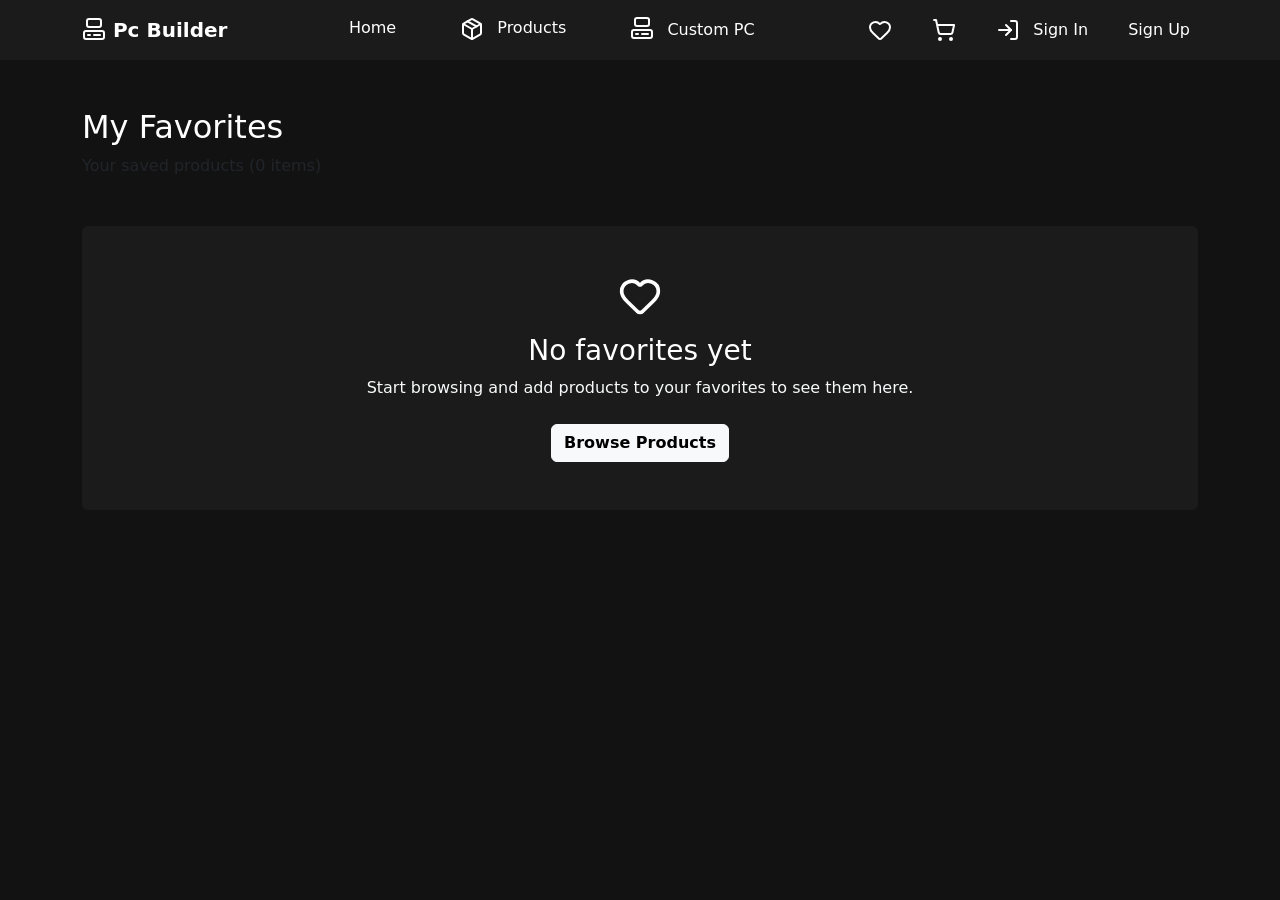
<file: Pages/Html/favorites.html>
<!DOCTYPE html>
<html lang="en">
<head>
    <meta charset="UTF-8">
    <meta name="viewport" content="width=device-width, initial-scale=1.0">
    <title>Favorites</title>
  <!--BootStrab 5.3-->
    <link
      href="https://cdn.jsdelivr.net/npm/bootstrap@5.3.8/dist/css/bootstrap.min.css"
      rel="stylesheet"
      integrity="sha384-sRIl4kxILFvY47J16cr9ZwB07vP4J8+LH7qKQnuqkuIAvNWLzeN8tE5YBujZqJLB"
      crossorigin="anonymous"
    />

 <!--css files-->
    <link rel="stylesheet" href="../Css/favorits.css"/>
  <link rel="stylesheet" href="../Css/products.css">

  <link rel="stylesheet" href="../Css/main.css">


</head>
<body>
    
    
<nav class="navbar navbar-expand-lg navbar-dark position-sticky top-0">
      <div class="container">
        <a class="navbar-brand " href="../../index.html">
          <svg
            class="mb-1"
            xmlns="http://www.w3.org/2000/svg"
            width="24"
            height="24"
            viewBox="0 0 24 24"
            fill="none"
            stroke="currentColor"
            stroke-width="2"
            stroke-linecap="round"
            stroke-linejoin="round"
            class="lucide lucide-computer-icon lucide-computer"
          >
            <rect width="14" height="8" x="5" y="2" rx="2" />
            <rect width="20" height="8" x="2" y="14" rx="2" />
            <path d="M6 18h2" />
            <path d="M12 18h6" />
          </svg>
          Pc Builder</a
        >
        <button
          class="navbar-toggler"
          type="button"
          data-bs-toggle="collapse"
          data-bs-target="#navbarSupportedContent"
          aria-controls="navbarSupportedContent"
          aria-expanded="false"
          aria-label="Toggle navigation"
        >
          <span class="navbar-toggler-icon"></span>
        </button>
        <div class="collapse navbar-collapse" id="navbarSupportedContent">
          <ul class="navbar-nav ms-auto gap-5">
            <li class="nav-item">
              <a class="nav-link active" aria-current="page" href="/index.html">Home</a>
            </li>
            <li class="nav-item d-flex">
              <a class="nav-link active" href="../Html/products.html">
                <svg
                  class="me-2"
                  xmlns="http://www.w3.org/2000/svg"
                  width="24"
                  height="24"
                  viewBox="0 0 24 24"
                  fill="none"
                  stroke="currentColor"
                  stroke-width="2"
                  stroke-linecap="round"
                  stroke-linejoin="round"
                  class="lucide lucide-package-icon lucide-package"
                >
                  <path
                    d="M11 21.73a2 2 0 0 0 2 0l7-4A2 2 0 0 0 21 16V8a2 2 0 0 0-1-1.73l-7-4a2 2 0 0 0-2 0l-7 4A2 2 0 0 0 3 8v8a2 2 0 0 0 1 1.73z"
                  />
                  <path d="M12 22V12" />
                  <polyline points="3.29 7 12 12 20.71 7" />
                  <path d="m7.5 4.27 9 5.15" />
                </svg>
                Products</a
              >
            </li>
            <li class="nav-item">
              <a class="nav-link active" aria-disabled="true" href="../Html/custom.html"
                ><svg
                  class="me-2 mb-1"
                  xmlns="http://www.w3.org/2000/svg"
                  width="24"
                  height="24"
                  viewBox="0 0 24 24"
                  fill="none"
                  stroke="currentColor"
                  stroke-width="2"
                  stroke-linecap="round"
                  stroke-linejoin="round"
                  class="lucide lucide-computer-icon lucide-computer"
                >
                  <rect width="14" height="8" x="5" y="2" rx="2" />
                  <rect width="20" height="8" x="2" y="14" rx="2" />
                  <path d="M6 18h2" />
                  <path d="M12 18h6" />
                </svg>
                Custom PC</a
              >
            </li>
          </ul>

          <ul class="navbar-nav ms-auto gap-4">


      <li class="nav-item d-flex">
              <a class="nav-link active" aria-current="page" href="../Html/favorites.html">
                <svg xmlns="http://www.w3.org/2000/svg" width="24" height="24" viewBox="0 0 24 24" fill="none" stroke="currentColor" stroke-width="2" stroke-linecap="round" stroke-linejoin="round" class="lucide lucide-heart-icon lucide-heart"><path d="M2 9.5a5.5 5.5 0 0 1 9.591-3.676.56.56 0 0 0 .818 0A5.49 5.49 0 0 1 22 9.5c0 2.29-1.5 4-3 5.5l-5.492 5.313a2 2 0 0 1-3 .019L5 15c-1.5-1.5-3-3.2-3-5.5"/></svg>
                <span id="fav-counter"
            class="fav-counter d-none me-5" >
        0
      </span>
              </a>
            </li>
            <li class="nav-item d-flex">
              <a class="nav-link active" aria-current="page" href="../Html/cart.html"
                ><svg
                  xmlns="http://www.w3.org/2000/svg"
                  width="24"
                  height="24"
                  viewBox="0 0 24 24"
                  fill="none"
                  stroke="currentColor"
                  stroke-width="2"
                  stroke-linecap="round"
                  stroke-linejoin="round"
                  class="lucide lucide-shopping-cart-icon lucide-shopping-cart"
                >
                  <circle cx="8" cy="21" r="1" />
                  <circle cx="19" cy="21" r="1" />
                  <path
                    d="M2.05 2.05h2l2.66 12.42a2 2 0 0 0 2 1.58h9.78a2 2 0 0 0 1.95-1.57l1.65-7.43H5.12"
                  />
                </svg>

              </a>
            </li>

           <li id="nav-user" class="nav-item d-none">
  <a class="nav-link active" href="../Html/profile.html">

     <svg xmlns="http://www.w3.org/2000/svg"
          width="24" height="24"
          viewBox="0 0 24 24"
          fill="none"
          stroke="currentColor"
          stroke-width="2"
          stroke-linecap="round"
          stroke-linejoin="round">
        <path d="M19 21v-2a4 4 0 0 0-4-4H9
                 a4 4 0 0 0-4 4v2"/>
        <circle cx="12" cy="7" r="4"/>
     </svg>

     <span id="user-name"></span>

  </a>
</li>


  <li id="nav-logout" class="nav-item d-none">
  <a class="nav-link active" href="#" id="logout-btn">
    <svg xmlns="http://www.w3.org/2000/svg" width="24" height="24" 
         viewBox="0 0 24 24" fill="none" stroke="currentColor" 
         stroke-width="2" stroke-linecap="round" stroke-linejoin="round">
      <path d="m16 17 5-5-5-5"/>
      <path d="M21 12H9"/>
      <path d="M9 21H5a2 2 0 0 1-2-2V5a2 2 0 0 1 2-2h4"/>
    </svg>
  </a>
</li>

            <li id="nav-signin" class="nav-item d-flex">
              <a class="nav-link active" aria-disabled="true" href="../Html/signin.html"
                ><svg
                  class="me-2"
                  xmlns="http://www.w3.org/2000/svg"
                  width="24"
                  height="24"
                  viewBox="0 0 24 24"
                  fill="none"
                  stroke="currentColor"
                  stroke-width="2"
                  stroke-linecap="round"
                  stroke-linejoin="round"
                  class="lucide lucide-log-in-icon lucide-log-in"
                >
                  <path d="m10 17 5-5-5-5" />
                  <path d="M15 12H3" />
                  <path d="M15 3h4a2 2 0 0 1 2 2v14a2 2 0 0 1-2 2h-4" />
                </svg>
                Sign In</a
              >
            </li>
            <li id="nav-signup" class="nav-item">
              <a class="nav-link active" href="../Html/signup.html">Sign Up</a>
            </li>
          </ul>
        </div>
      </div>
    </nav>



    <main>

        <section class="fav-empty py-5">
            <div class="container">
              <h2 class="text-white">My Favorites</h2>          
                <p class="mb-5">Your saved products (0 items)</p>

                <div class="border-dark bg-dark py-5   rounded-2 text-center">
                 <svg xmlns="http://www.w3.org/2000/svg" width="44" height="44" viewBox="0 0 24 24" fill="none" stroke="currentColor" stroke-width="2" stroke-linecap="round" stroke-linejoin="round" class="mb-3 lucide text-white lucide-heart-icon lucide-heart"><path d="M2 9.5a5.5 5.5 0 0 1 9.591-3.676.56.56 0 0 0 .818 0A5.49 5.49 0 0 1 22 9.5c0 2.29-1.5 4-3 5.5l-5.492 5.313a2 2 0 0 1-3 .019L5 15c-1.5-1.5-3-3.2-3-5.5"/></svg>
                    <h3 class="text-white">No favorites yet</h3>
                    <p class="text-light">Start browsing and add products to your favorites to see them here.</p>
                    <a class="btn btn-light mt-2 fw-bold" href="../Html/products.html">Browse Products</a>





                </div>


      

            </div>








        </section>




              <section class="fav-list py-5 d-none">
  <div class="container">

    <h2 class="text-white">My Favorites</h2>

    <p id="fav-count" class="mb-5 text-white">
      Your saved products (0 items)
    </p>

    <div id="fav-grid" class="row g-3"></div>

  </div>
</section>







    </main>
















        <!--BootStrab 5.3-->
    <script
      src="https://cdn.jsdelivr.net/npm/bootstrap@5.3.8/dist/js/bootstrap.bundle.min.js"
      integrity="sha384-FKyoEForCGlyvwx9Hj09JcYn3nv7wiPVlz7YYwJrWVcXK/BmnVDxM+D2scQbITxI"
      crossorigin="anonymous"
    ></script>

    <script src="../Js/navbar.js"></script>
<script src="../Js/favorites.js"></script>
<script src="../Js/products.js"></script>
</body>
</html>
</file>
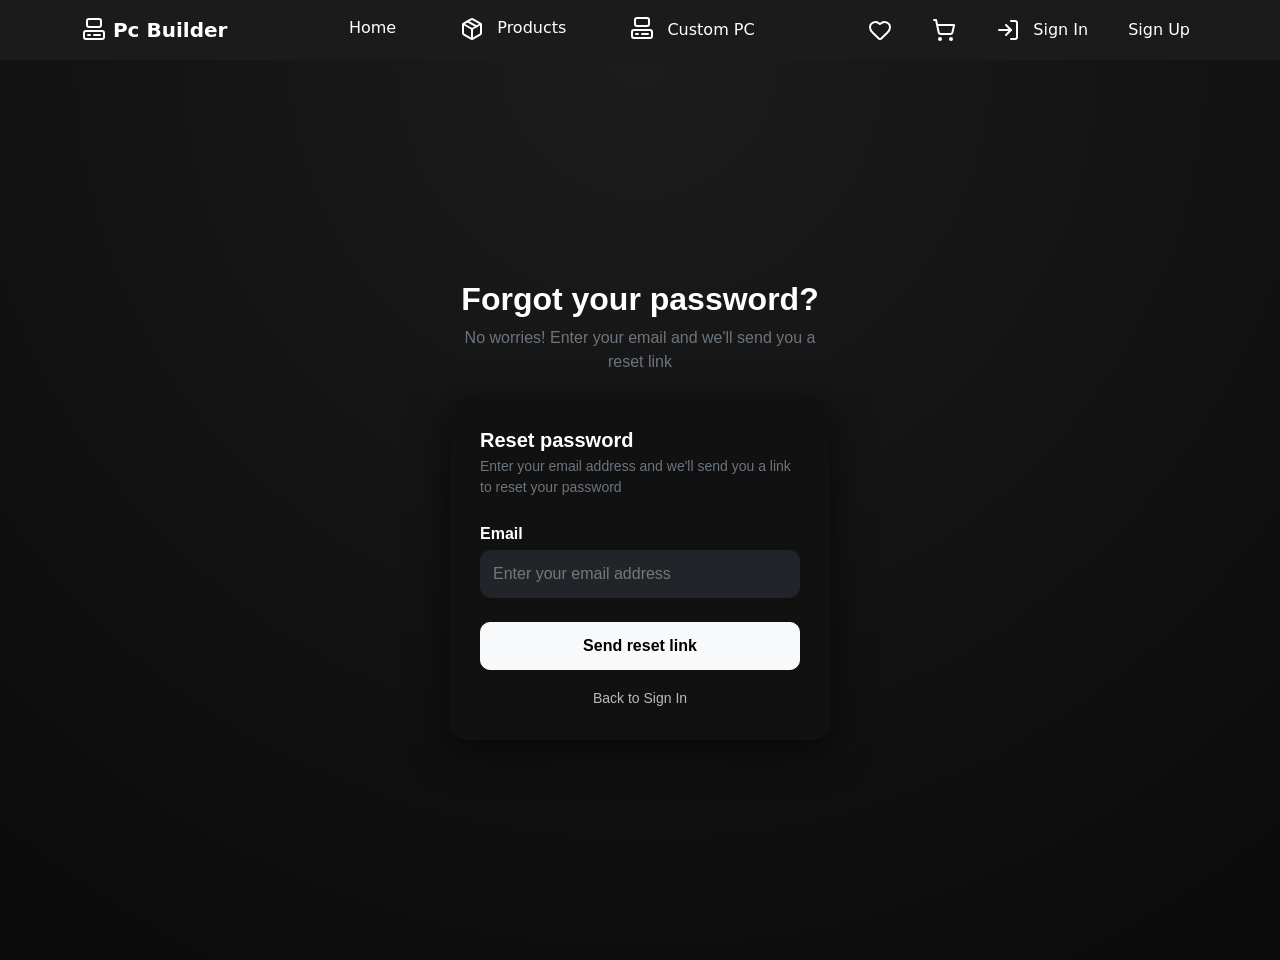
<file: Pages/Html/forgot-password.html>
<!DOCTYPE html>
<html lang="en">
<head>
    <meta charset="UTF-8">
    <meta name="viewport" content="width=device-width, initial-scale=1.0">
    <title>Sign in</title>
  <!--BootStrab 5.3-->
    <link
      href="https://cdn.jsdelivr.net/npm/bootstrap@5.3.8/dist/css/bootstrap.min.css"
      rel="stylesheet"
      integrity="sha384-sRIl4kxILFvY47J16cr9ZwB07vP4J8+LH7qKQnuqkuIAvNWLzeN8tE5YBujZqJLB"
      crossorigin="anonymous"
    />

     <!--css files-->

      <link rel="stylesheet" href="../Css/main.css"/>

 <link rel="stylesheet" href="../Css/forgot-password.css"/>


</head>
<body>

 <nav class="navbar navbar-expand-lg navbar-dark position-sticky top-0">
      <div class="container">
        <a class="navbar-brand " href="../../index.html">
          <svg
            class="mb-1"
            xmlns="http://www.w3.org/2000/svg"
            width="24"
            height="24"
            viewBox="0 0 24 24"
            fill="none"
            stroke="currentColor"
            stroke-width="2"
            stroke-linecap="round"
            stroke-linejoin="round"
            class="lucide lucide-computer-icon lucide-computer"
          >
            <rect width="14" height="8" x="5" y="2" rx="2" />
            <rect width="20" height="8" x="2" y="14" rx="2" />
            <path d="M6 18h2" />
            <path d="M12 18h6" />
          </svg>
          Pc Builder</a
        >
        <button
          class="navbar-toggler"
          type="button"
          data-bs-toggle="collapse"
          data-bs-target="#navbarSupportedContent"
          aria-controls="navbarSupportedContent"
          aria-expanded="false"
          aria-label="Toggle navigation"
        >
          <span class="navbar-toggler-icon"></span>
        </button>
        <div class="collapse navbar-collapse" id="navbarSupportedContent">
          <ul class="navbar-nav ms-auto gap-5">
            <li class="nav-item">
              <a class="nav-link active" aria-current="page" href="/index.html">Home</a>
            </li>
            <li class="nav-item d-flex">
              <a class="nav-link active" href="../Html/products.html">
                <svg
                  class="me-2"
                  xmlns="http://www.w3.org/2000/svg"
                  width="24"
                  height="24"
                  viewBox="0 0 24 24"
                  fill="none"
                  stroke="currentColor"
                  stroke-width="2"
                  stroke-linecap="round"
                  stroke-linejoin="round"
                  class="lucide lucide-package-icon lucide-package"
                >
                  <path
                    d="M11 21.73a2 2 0 0 0 2 0l7-4A2 2 0 0 0 21 16V8a2 2 0 0 0-1-1.73l-7-4a2 2 0 0 0-2 0l-7 4A2 2 0 0 0 3 8v8a2 2 0 0 0 1 1.73z"
                  />
                  <path d="M12 22V12" />
                  <polyline points="3.29 7 12 12 20.71 7" />
                  <path d="m7.5 4.27 9 5.15" />
                </svg>
                Products</a
              >
            </li>
            <li class="nav-item">
              <a class="nav-link active" aria-disabled="true" href="../Html/custom.html"
                ><svg
                  class="me-2 mb-1"
                  xmlns="http://www.w3.org/2000/svg"
                  width="24"
                  height="24"
                  viewBox="0 0 24 24"
                  fill="none"
                  stroke="currentColor"
                  stroke-width="2"
                  stroke-linecap="round"
                  stroke-linejoin="round"
                  class="lucide lucide-computer-icon lucide-computer"
                >
                  <rect width="14" height="8" x="5" y="2" rx="2" />
                  <rect width="20" height="8" x="2" y="14" rx="2" />
                  <path d="M6 18h2" />
                  <path d="M12 18h6" />
                </svg>
                Custom PC</a
              >
            </li>
          </ul>

          <ul class="navbar-nav ms-auto gap-4">
                <li class="nav-item d-flex">
              <a class="nav-link active" aria-current="page" href="../Html/favorites.html">
                <svg xmlns="http://www.w3.org/2000/svg" width="24" height="24" viewBox="0 0 24 24" fill="none" stroke="currentColor" stroke-width="2" stroke-linecap="round" stroke-linejoin="round" class="lucide lucide-heart-icon lucide-heart"><path d="M2 9.5a5.5 5.5 0 0 1 9.591-3.676.56.56 0 0 0 .818 0A5.49 5.49 0 0 1 22 9.5c0 2.29-1.5 4-3 5.5l-5.492 5.313a2 2 0 0 1-3 .019L5 15c-1.5-1.5-3-3.2-3-5.5"/></svg>
              </a>
            </li>
            <li class="nav-item d-flex">
              <a class="nav-link active" aria-current="page" href="../Html/cart.html"
                ><svg
                  xmlns="http://www.w3.org/2000/svg"
                  width="24"
                  height="24"
                  viewBox="0 0 24 24"
                  fill="none"
                  stroke="currentColor"
                  stroke-width="2"
                  stroke-linecap="round"
                  stroke-linejoin="round"
                  class="lucide lucide-shopping-cart-icon lucide-shopping-cart"
                >
                  <circle cx="8" cy="21" r="1" />
                  <circle cx="19" cy="21" r="1" />
                  <path
                    d="M2.05 2.05h2l2.66 12.42a2 2 0 0 0 2 1.58h9.78a2 2 0 0 0 1.95-1.57l1.65-7.43H5.12"
                  />
                </svg>
                 <span id="cart-counter" class="counter-badge d-none"></span>
              </a>
            </li>

              <li id="nav-user" class="nav-item d-none">
    <a class="nav-link active">
       <svg xmlns="http://www.w3.org/2000/svg" width="24" height="24" viewBox="0 0 24 24" fill="none" stroke="currentColor" stroke-width="2" stroke-linecap="round" stroke-linejoin="round" class="lucide lucide-user-icon lucide-user"><path d="M19 21v-2a4 4 0 0 0-4-4H9a4 4 0 0 0-4 4v2"/><circle cx="12" cy="7" r="4"/></svg><span id="user-name"></span>
      <span id="fav-counter"
            class="fav-counter d-none">
        0
      </span>
      </a>
  </li>

            <li id="nav-signin" class="nav-item d-flex">
              <a class="nav-link active" aria-disabled="true" href="../Html/signin.html"
                ><svg
                  class="me-2"
                  xmlns="http://www.w3.org/2000/svg"
                  width="24"
                  height="24"
                  viewBox="0 0 24 24"
                  fill="none"
                  stroke="currentColor"
                  stroke-width="2"
                  stroke-linecap="round"
                  stroke-linejoin="round"
                  class="lucide lucide-log-in-icon lucide-log-in"
                >
                  <path d="m10 17 5-5-5-5" />
                  <path d="M15 12H3" />
                  <path d="M15 3h4a2 2 0 0 1 2 2v14a2 2 0 0 1-2 2h-4" />
                </svg>
                Sign In</a
              >
            </li>
            <li id="nav-signup" class="nav-item">
              <a class="nav-link active" href="../Html/signup.html">Sign Up</a>
            </li>
          </ul>
        </div>
      </div>
    </nav>


 <main>
     <div class="page-wrapper">
         <div id="response-message"></div>

         <div class="text-center mb-4">
             <h2 class="fw-bold text-white">Forgot your password?</h2>
             <p class="text-secondary">No worries! Enter your email and we'll send you a reset link</p>
         </div>

         <div class="reset-card">
             <h5 class="text-white fw-semibold mb-1">Reset password</h5>
             <p class="text-secondary small mb-4">Enter your email address and we'll send you a link to reset your password</p>

             <form action="../Php/forgot_password.php" method="POST">
                 <label class="text-white fw-semibold mb-1">Email</label>
                 <input
                         type="email"
                         name="email"
                         required
                         class="form-control bg-dark text-white border-dark mb-4"
                         placeholder="Enter your email address"
                 >

                 <button type="submit" name="submit_reset" class="btn btn-light w-100 fw-semibold mb-3">
                     Send reset link
                 </button>
             </form>

             <div class="text-center">
                 <a href="../Html/signin.html" class="back-link">
                     <i class="bi bi-arrow-left"></i> Back to Sign In
                 </a>
             </div>
         </div>
     </div>
 </main>






    </body>
</html>
</file>
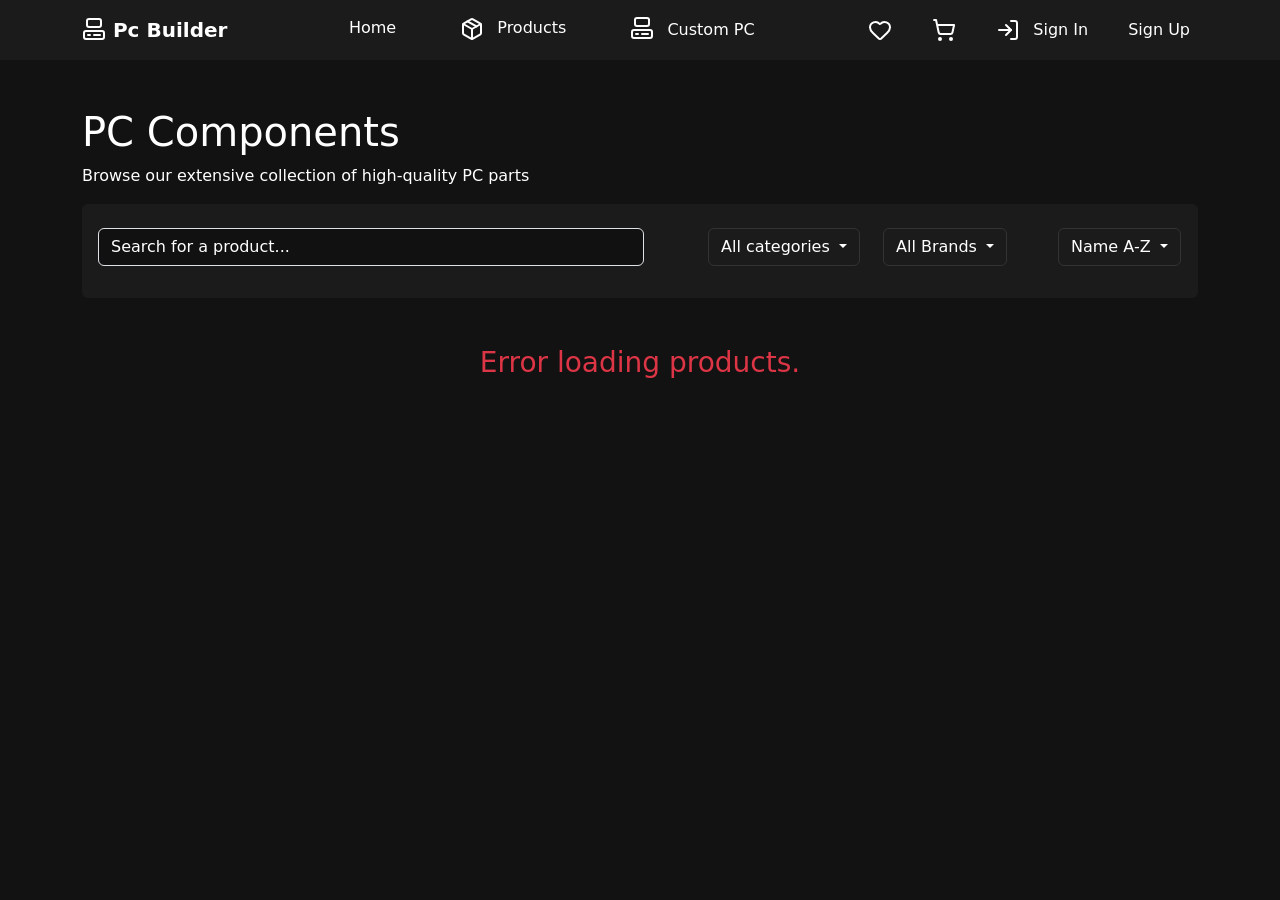
<file: Pages/Html/products.html>
<!DOCTYPE html>
<html lang="en">
<head>
    <meta charset="UTF-8" />
    <meta name="viewport" content="width=device-width, initial-scale=1.0" />
    <title>Products</title>

    <link
            href="https://cdn.jsdelivr.net/npm/bootstrap@5.3.8/dist/css/bootstrap.min.css"
            rel="stylesheet"
            crossorigin="anonymous"
    />

    <link rel="stylesheet" href="../Css/products.css">
    <link rel="stylesheet" href="../Css/favorits.css"/>
    <link rel="stylesheet" href="../Css/main.css"/>
</head>

<body>

<nav class="navbar navbar-expand-lg navbar-dark position-sticky top-0">
    <div class="container">
        <a class="navbar-brand " href="../../index.html">
            <svg
                    class="mb-1"
                    xmlns="http://www.w3.org/2000/svg"
                    width="24"
                    height="24"
                    viewBox="0 0 24 24"
                    fill="none"
                    stroke="currentColor"
                    stroke-width="2"
                    stroke-linecap="round"
                    stroke-linejoin="round"
                    class="lucide lucide-computer-icon lucide-computer"
            >
                <rect width="14" height="8" x="5" y="2" rx="2" />
                <rect width="20" height="8" x="2" y="14" rx="2" />
                <path d="M6 18h2" />
                <path d="M12 18h6" />
            </svg>
            Pc Builder</a
        >
        <button
                class="navbar-toggler"
                type="button"
                data-bs-toggle="collapse"
                data-bs-target="#navbarSupportedContent"
                aria-controls="navbarSupportedContent"
                aria-expanded="false"
                aria-label="Toggle navigation"
        >
            <span class="navbar-toggler-icon"></span>
        </button>
        <div class="collapse navbar-collapse" id="navbarSupportedContent">
            <ul class="navbar-nav ms-auto gap-5">
                <li class="nav-item">
                    <a class="nav-link active" aria-current="page" href="../../index.html">Home</a>
                </li>
                <li class="nav-item d-flex">
                    <a class="nav-link active" href="../Html/products.html">
                        <svg
                                class="me-2"
                                xmlns="http://www.w3.org/2000/svg"
                                width="24"
                                height="24"
                                viewBox="0 0 24 24"
                                fill="none"
                                stroke="currentColor"
                                stroke-width="2"
                                stroke-linecap="round"
                                stroke-linejoin="round"
                                class="lucide lucide-package-icon lucide-package"
                        >
                            <path
                                    d="M11 21.73a2 2 0 0 0 2 0l7-4A2 2 0 0 0 21 16V8a2 2 0 0 0-1-1.73l-7-4a2 2 0 0 0-2 0l-7 4A2 2 0 0 0 3 8v8a2 2 0 0 0 1 1.73z"
                            />
                            <path d="M12 22V12" />
                            <polyline points="3.29 7 12 12 20.71 7" />
                            <path d="m7.5 4.27 9 5.15" />
                        </svg>
                        Products</a
                    >
                </li>
                <li class="nav-item">
                    <a class="nav-link active" aria-disabled="true" href="../Html/custom.html"
                    ><svg
                            class="me-2 mb-1"
                            xmlns="http://www.w3.org/2000/svg"
                            width="24"
                            height="24"
                            viewBox="0 0 24 24"
                            fill="none"
                            stroke="currentColor"
                            stroke-width="2"
                            stroke-linecap="round"
                            stroke-linejoin="round"
                            class="lucide lucide-computer-icon lucide-computer"
                    >
                        <rect width="14" height="8" x="5" y="2" rx="2" />
                        <rect width="20" height="8" x="2" y="14" rx="2" />
                        <path d="M6 18h2" />
                        <path d="M12 18h6" />
                    </svg>
                        Custom PC</a
                    >
                </li>
            </ul>

            <ul class="navbar-nav ms-auto gap-4">
                <li class="nav-item d-flex">
                    <a class="nav-link active" aria-current="page" href="../Html/favorites.html">
                        <svg xmlns="http://www.w3.org/2000/svg" width="24" height="24" viewBox="0 0 24 24" fill="none" stroke="currentColor" stroke-width="2" stroke-linecap="round" stroke-linejoin="round" class="lucide lucide-heart-icon lucide-heart"><path d="M2 9.5a5.5 5.5 0 0 1 9.591-3.676.56.56 0 0 0 .818 0A5.49 5.49 0 0 1 22 9.5c0 2.29-1.5 4-3 5.5l-5.492 5.313a2 2 0 0 1-3 .019L5 15c-1.5-1.5-3-3.2-3-5.5"/></svg>
                        <span id="fav-counter" class="fav-counter d-none me-5">0</span>
                    </a>
                </li>
                <li class="nav-item d-flex">
                    <a class="nav-link active" aria-current="page" href="../Html/cart.html"
                    ><svg
                            xmlns="http://www.w3.org/2000/svg"
                            width="24"
                            height="24"
                            viewBox="0 0 24 24"
                            fill="none"
                            stroke="currentColor"
                            stroke-width="2"
                            stroke-linecap="round"
                            stroke-linejoin="round"
                            class="lucide lucide-shopping-cart-icon lucide-shopping-cart"
                    >
                        <circle cx="8" cy="21" r="1" />
                        <circle cx="19" cy="21" r="1" />
                        <path
                                d="M2.05 2.05h2l2.66 12.42a2 2 0 0 0 2 1.58h9.78a2 2 0 0 0 1.95-1.57l1.65-7.43H5.12"
                        />
                    </svg>

                    </a>
                </li>

                <li id="nav-user" class="nav-item d-none">
                    <a class="nav-link active" href="../Html/profile.html">

                        <svg xmlns="http://www.w3.org/2000/svg"
                             width="24" height="24"
                             viewBox="0 0 24 24"
                             fill="none"
                             stroke="currentColor"
                             stroke-width="2"
                             stroke-linecap="round"
                             stroke-linejoin="round">
                            <path d="M19 21v-2a4 4 0 0 0-4-4H9
                 a4 4 0 0 0-4 4v2"/>
                            <circle cx="12" cy="7" r="4"/>
                        </svg>

                        <span id="user-name"></span>

                    </a>
                </li>


                <li id="nav-logout" class="nav-item d-none">
                    <a class="nav-link active" href="#" id="logout-btn">
                        <svg xmlns="http://www.w3.org/2000/svg" width="24" height="24"
                             viewBox="0 0 24 24" fill="none" stroke="currentColor"
                             stroke-width="2" stroke-linecap="round" stroke-linejoin="round">
                            <path d="m16 17 5-5-5-5"/>
                            <path d="M21 12H9"/>
                            <path d="M9 21H5a2 2 0 0 1-2-2V5a2 2 0 0 1 2-2h4"/>
                        </svg>
                    </a>
                </li>

                <li id="nav-signin" class="nav-item d-flex">
                    <a class="nav-link active" aria-disabled="true" href="../Html/signin.html"
                    ><svg
                            class="me-2"
                            xmlns="http://www.w3.org/2000/svg"
                            width="24"
                            height="24"
                            viewBox="0 0 24 24"
                            fill="none"
                            stroke="currentColor"
                            stroke-width="2"
                            stroke-linecap="round"
                            stroke-linejoin="round"
                            class="lucide lucide-log-in-icon lucide-log-in"
                    >
                        <path d="m10 17 5-5-5-5" />
                        <path d="M15 12H3" />
                        <path d="M15 3h4a2 2 0 0 1 2 2v14a2 2 0 0 1-2 2h-4" />
                    </svg>
                        Sign In</a
                    >
                </li>
                <li id="nav-signup" class="nav-item">
                    <a class="nav-link active" href="../Html/signup.html">Sign Up</a>
                </li>
            </ul>
        </div>
    </div>
</nav>


<main>

    <section class="products py-5">
        <div class="container">

            <h1 class="text-white">PC Components</h1>
            <p class="text-white">Browse our extensive collection of high-quality PC parts</p>

            <div class="search rounded-2">
                <div class="row py-4 mb-5 rounded-2">

                    <div class="col-md-6 ms-3">
                        <div class="input-group mb-2">
                            <input
                                    id="search-input"
                                    type="text"
                                    class="form-control  bg-dark text-white"
                                    placeholder="Search for a product..."
                            />
                        </div>
                    </div>

                    <div class="col-md-1 rr">
                        <div class="dropdown">
                            <button id="category-btn" class="btn btn-dark dropdown-toggle" data-bs-toggle="dropdown">
                                All categories
                            </button>

                            <ul id="category-menu" class="dropdown-menu">
                                <li><a class="dropdown-item" href="#" data-cat="All">All</a></li>
                                <li><a class="dropdown-item" href="#" data-cat="GPU">GPU</a></li>
                                <li><a class="dropdown-item" href="#" data-cat="Case">Case</a></li>
                                <li><a class="dropdown-item" href="#" data-cat="RAM">RAM</a></li>
                                <li><a class="dropdown-item" href="#" data-cat="PSU">PSU</a></li>

                            </ul>
                        </div>
                    </div>

                    <div class="col-md-1 rr">
                        <div class="dropdown">

                            <button id="brand-btn"
                                    class="btn btn-dark dropdown-toggle"
                                    data-bs-toggle="dropdown">
                                All Brands
                            </button>

                            <ul id="brand-menu" class="dropdown-menu">
                                <li><a class="dropdown-item" href="#" data-brand="All">All</a></li>
                                <li><a class="dropdown-item" href="#" data-brand="AMD">AMD</a></li>
                                <li><a class="dropdown-item" href="#" data-brand="NVIDIA">NVIDIA</a></li>
                                <li><a class="dropdown-item" href="#" data-brand="Corsair">Corsair</a></li>
                                <li><a class="dropdown-item" href="#" data-brand="Fractal">Fractal</a></li>
                                <li><a class="dropdown-item" href="#" data-brand="NZXT">NZXT</a></li>
                                <li><a class="dropdown-item" href="#" data-brand="DeepCool">DeepCool</a></li>
                            </ul>

                        </div>
                    </div>


                    <div class="col-md-1">
                        <div class="dropdown d-flex g-3">
                            <button
                                    class="btn btn-dark dropdown-toggle"
                                    id="sort-btn"
                                    data-bs-toggle="dropdown">
                                Name A-Z
                            </button>

                            <ul class="dropdown-menu" id="sort-menu">
                                <li>
                                    <a class="dropdown-item" data-sort="az" href="#">Name A-Z</a>
                                </li>

                                <li>
                                    <a class="dropdown-item" data-sort="za" href="#">Name Z-A</a>
                                </li>
                            </ul>
                        </div>
                    </div>


                </div>
            </div>

            <div id="products-grid" class="row g-3"></div>

        </div>

    </section>

</main>

<div class="modal fade" id="productModal" tabindex="-1" aria-hidden="true">
    <div class="modal-dialog modal-lg modal-dialog-centered">
        <div class="modal-content bg-dark text-white border-secondary">

            <div class="modal-header border-bottom border-secondary">
                <h5 class="modal-title">Product Details</h5>
                <button type="button" class="btn-close btn-close-white" data-bs-dismiss="modal" aria-label="Close"></button>
            </div>

            <div class="modal-body" id="productModalBody">
            </div>

        </div>
    </div>
</div>
<script
        src="https://cdn.jsdelivr.net/npm/bootstrap@5.3.8/dist/js/bootstrap.bundle.min.js"
        integrity="sha384-FKyoEForCGlyvwx9Hj09JcYn3nv7wiPVlz7YYwJrWVcXK/BmnVDxM+D2scQbITxI"
        crossorigin="anonymous"
></script>

<script src="../Js/products.js"></script>
<script src="../Js/dataService.js"></script>
<script src="../Js/navbar.js"></script>
<script src="../Js/cart.js"></script>


</body>
</html>
</file>
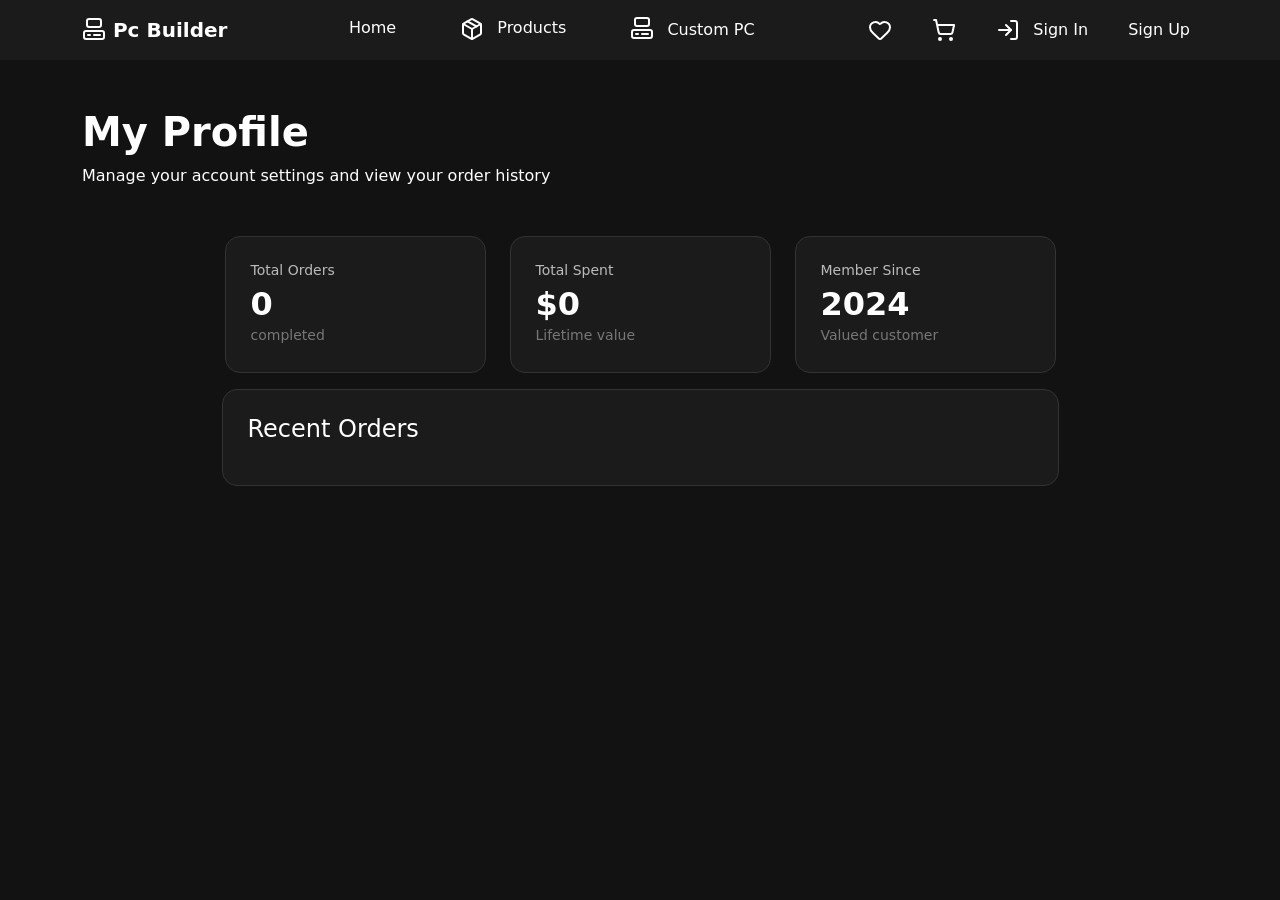
<file: Pages/Html/profile.html>
<!DOCTYPE html>
<html lang="en">
<head>
    <meta charset="UTF-8">
    <meta name="viewport" content="width=device-width, initial-scale=1.0">
    <title>Document</title>

      <link
      href="https://cdn.jsdelivr.net/npm/bootstrap@5.3.8/dist/css/bootstrap.min.css"
      rel="stylesheet"
      integrity="sha384-sRIl4kxILFvY47J16cr9ZwB07vP4J8+LH7qKQnuqkuIAvNWLzeN8tE5YBujZqJLB"
      crossorigin="anonymous"
    />
      <link rel="stylesheet" href="../Css/main.css"/>
      <link rel="stylesheet" href="../Css/profile.css"/>
  
</head>
<body>
    

<nav class="navbar navbar-expand-lg navbar-dark position-sticky top-0">
      <div class="container">
        <a class="navbar-brand " href="../../index.html">
          <svg
            class="mb-1"
            xmlns="http://www.w3.org/2000/svg"
            width="24"
            height="24"
            viewBox="0 0 24 24"
            fill="none"
            stroke="currentColor"
            stroke-width="2"
            stroke-linecap="round"
            stroke-linejoin="round"
            class="lucide lucide-computer-icon lucide-computer"
          >
            <rect width="14" height="8" x="5" y="2" rx="2" />
            <rect width="20" height="8" x="2" y="14" rx="2" />
            <path d="M6 18h2" />
            <path d="M12 18h6" />
          </svg>
          Pc Builder</a
        >
        <button
          class="navbar-toggler"
          type="button"
          data-bs-toggle="collapse"
          data-bs-target="#navbarSupportedContent"
          aria-controls="navbarSupportedContent"
          aria-expanded="false"
          aria-label="Toggle navigation"
        >
          <span class="navbar-toggler-icon"></span>
        </button>
        <div class="collapse navbar-collapse" id="navbarSupportedContent">
          <ul class="navbar-nav ms-auto gap-5">
            <li class="nav-item">
              <a class="nav-link active" aria-current="page" href="/index.html">Home</a>
            </li>
            <li class="nav-item d-flex">
              <a class="nav-link active" href="../Html/products.html">
                <svg
                  class="me-2"
                  xmlns="http://www.w3.org/2000/svg"
                  width="24"
                  height="24"
                  viewBox="0 0 24 24"
                  fill="none"
                  stroke="currentColor"
                  stroke-width="2"
                  stroke-linecap="round"
                  stroke-linejoin="round"
                  class="lucide lucide-package-icon lucide-package"
                >
                  <path
                    d="M11 21.73a2 2 0 0 0 2 0l7-4A2 2 0 0 0 21 16V8a2 2 0 0 0-1-1.73l-7-4a2 2 0 0 0-2 0l-7 4A2 2 0 0 0 3 8v8a2 2 0 0 0 1 1.73z"
                  />
                  <path d="M12 22V12" />
                  <polyline points="3.29 7 12 12 20.71 7" />
                  <path d="m7.5 4.27 9 5.15" />
                </svg>
                Products</a
              >
            </li>
            <li class="nav-item">
              <a class="nav-link active" aria-disabled="true" href="../Html/custom.html"
                ><svg
                  class="me-2 mb-1"
                  xmlns="http://www.w3.org/2000/svg"
                  width="24"
                  height="24"
                  viewBox="0 0 24 24"
                  fill="none"
                  stroke="currentColor"
                  stroke-width="2"
                  stroke-linecap="round"
                  stroke-linejoin="round"
                  class="lucide lucide-computer-icon lucide-computer"
                >
                  <rect width="14" height="8" x="5" y="2" rx="2" />
                  <rect width="20" height="8" x="2" y="14" rx="2" />
                  <path d="M6 18h2" />
                  <path d="M12 18h6" />
                </svg>
                Custom PC</a
              >
            </li>
          </ul>

          <ul class="navbar-nav ms-auto gap-4">


      <li class="nav-item d-flex">
              <a class="nav-link active" aria-current="page" href="../Html/favorites.html">
                <svg xmlns="http://www.w3.org/2000/svg" width="24" height="24" viewBox="0 0 24 24" fill="none" stroke="currentColor" stroke-width="2" stroke-linecap="round" stroke-linejoin="round" class="lucide lucide-heart-icon lucide-heart"><path d="M2 9.5a5.5 5.5 0 0 1 9.591-3.676.56.56 0 0 0 .818 0A5.49 5.49 0 0 1 22 9.5c0 2.29-1.5 4-3 5.5l-5.492 5.313a2 2 0 0 1-3 .019L5 15c-1.5-1.5-3-3.2-3-5.5"/></svg>
                <span id="fav-counter"
            class="fav-counter d-none">
        0
      </span>
              </a>
            </li>
            <li class="nav-item d-flex">
              <a class="nav-link active" aria-current="page" href="../Html/cart.html"
                ><svg
                  xmlns="http://www.w3.org/2000/svg"
                  width="24"
                  height="24"
                  viewBox="0 0 24 24"
                  fill="none"
                  stroke="currentColor"
                  stroke-width="2"
                  stroke-linecap="round"
                  stroke-linejoin="round"
                  class="lucide lucide-shopping-cart-icon lucide-shopping-cart"
                >
                  <circle cx="8" cy="21" r="1" />
                  <circle cx="19" cy="21" r="1" />
                  <path
                    d="M2.05 2.05h2l2.66 12.42a2 2 0 0 0 2 1.58h9.78a2 2 0 0 0 1.95-1.57l1.65-7.43H5.12"
                  />
                </svg>
                 <span id="cart-counter" class="counter-badge d-none"></span>
              </a>
            </li>
<li id="nav-user" class="nav-item d-none">
  <a class="nav-link active" href="../Html/profile.html">

     <svg xmlns="http://www.w3.org/2000/svg"
          width="24" height="24"
          viewBox="0 0 24 24"
          fill="none"
          stroke="currentColor"
          stroke-width="2"
          stroke-linecap="round"
          stroke-linejoin="round">
        <path d="M19 21v-2a4 4 0 0 0-4-4H9
                 a4 4 0 0 0-4 4v2"/>
        <circle cx="12" cy="7" r="4"/>
     </svg>

     <span id="user-name"></span>

  </a>
</li>


  <li id="nav-logout" class="nav-item d-none">
  <a class="nav-link active" href="#" id="logout-btn">
    <svg xmlns="http://www.w3.org/2000/svg" width="24" height="24" 
         viewBox="0 0 24 24" fill="none" stroke="currentColor" 
         stroke-width="2" stroke-linecap="round" stroke-linejoin="round">
      <path d="m16 17 5-5-5-5"/>
      <path d="M21 12H9"/>
      <path d="M9 21H5a2 2 0 0 1-2-2V5a2 2 0 0 1 2-2h4"/>
    </svg>
  </a>
</li>


            <li id="nav-signin" class="nav-item d-flex">
              <a class="nav-link active" aria-disabled="true" href="../Html/signin.html"
                ><svg
                  class="me-2"
                  xmlns="http://www.w3.org/2000/svg"
                  width="24"
                  height="24"
                  viewBox="0 0 24 24"
                  fill="none"
                  stroke="currentColor"
                  stroke-width="2"
                  stroke-linecap="round"
                  stroke-linejoin="round"
                  class="lucide lucide-log-in-icon lucide-log-in"
                >
                  <path d="m10 17 5-5-5-5" />
                  <path d="M15 12H3" />
                  <path d="M15 3h4a2 2 0 0 1 2 2v14a2 2 0 0 1-2 2h-4" />
                </svg>
                Sign In</a
              >
            </li>
            <li id="nav-signup" class="nav-item">
              <a class="nav-link active" href="../Html/signup.html">Sign Up</a>
            </li>
 

          </ul>
        </div>
      </div>
    </nav>


 



<main class="container py-5">

<section class="profile">

  <h1 class="text-white fw-bold">My Profile</h1>
  <p class="text-white">
      Manage your account settings and view your order history
  </p>

  <div class="row mt-4 g-4 justify-content-center">

      <div class="col-md-3 ">
        <div class="info-card">
          <h6>Total Orders</h6>
          <h2 id="total-orders">0</h2>
          <small>completed</small>
        </div>
      </div>

      <div class="col-md-3">
        <div class="info-card">
          <h6>Total Spent</h6>
          <h2 id="total-spent">$0</h2>
          <small>Lifetime value</small>
        </div>
      </div>

      <div class="col-md-3">
        <div class="info-card">
          <h6>Member Since</h6>
          <h2 id="member-since">2024</h2>
          <small>Valued customer</small>
        </div>
      </div>

  </div>


  <div class="orders mt-3 m-auto col-md-9">

      <h4 class="text-white mb-3">Recent Orders</h4>

      <div id="orders-list"></div>


  </div>


</section>

</main>
















 <script
      src="https://cdn.jsdelivr.net/npm/bootstrap@5.3.8/dist/js/bootstrap.bundle.min.js"
      integrity="sha384-FKyoEForCGlyvwx9Hj09JcYn3nv7wiPVlz7YYwJrWVcXK/BmnVDxM+D2scQbITxI"
      crossorigin="anonymous"
    ></script>
<script src="../Js/navbar.js"></script>
<script src="../Js/profile.js"></script>

</body>
</html>
</file>
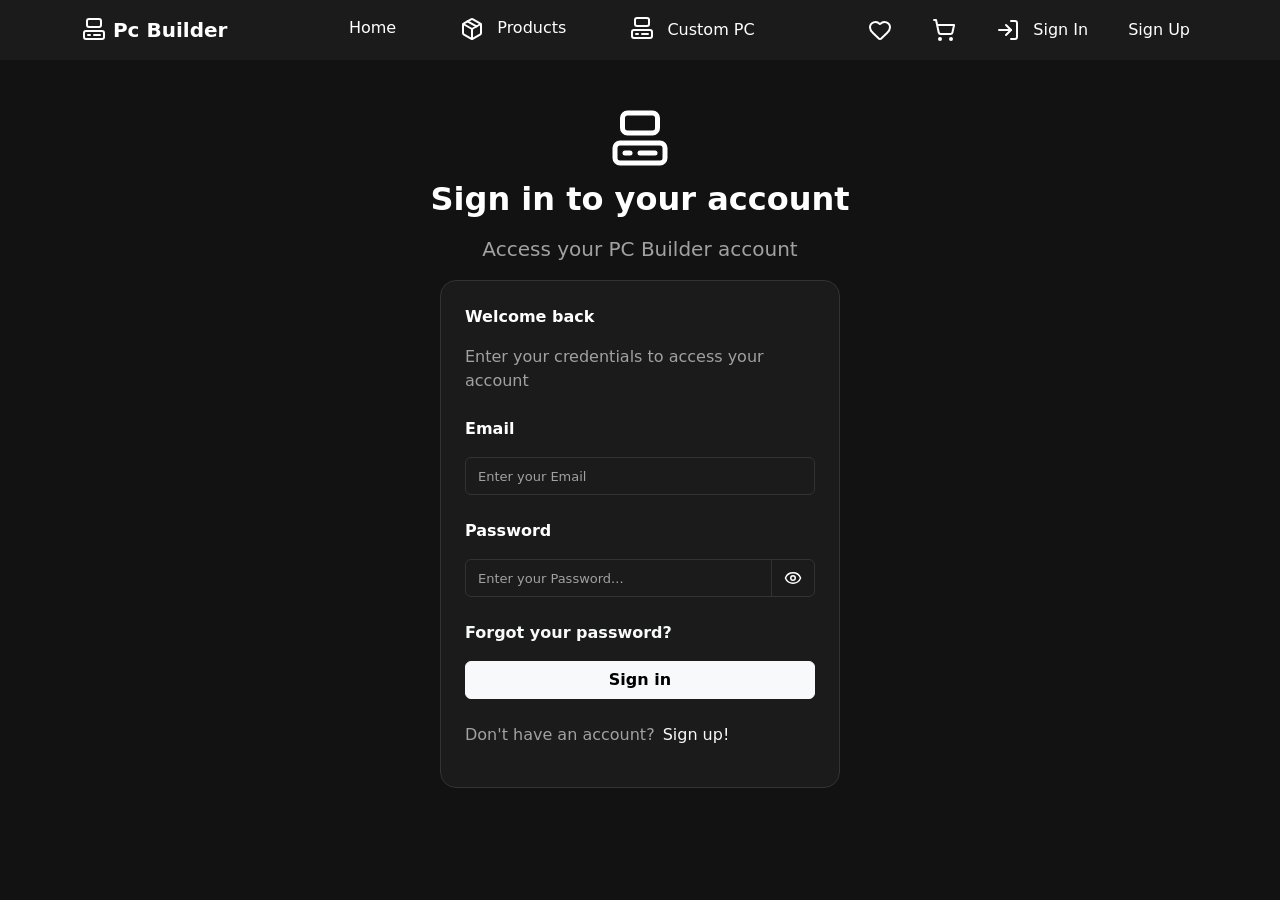
<file: Pages/Html/signin.html>
<!DOCTYPE html>
<html lang="en">
<head>
    <meta charset="UTF-8">
    <meta name="viewport" content="width=device-width, initial-scale=1.0">
    <title>Sign in</title>
  <!--BootStrab 5.3-->
    <link
      href="https://cdn.jsdelivr.net/npm/bootstrap@5.3.8/dist/css/bootstrap.min.css"
      rel="stylesheet"
      integrity="sha384-sRIl4kxILFvY47J16cr9ZwB07vP4J8+LH7qKQnuqkuIAvNWLzeN8tE5YBujZqJLB"
      crossorigin="anonymous"
    />

     <!--css files-->
    <link rel="stylesheet" href="../Css/signin.css"/>
    <link rel="stylesheet" href="../Css/favorits.css"/>
      <link rel="stylesheet" href="../Css/main.css"/>




</head>
<body>

 <nav class="navbar navbar-expand-lg navbar-dark position-sticky top-0">
      <div class="container">
        <a class="navbar-brand " href="../../index.html">
          <svg
            class="mb-1"
            xmlns="http://www.w3.org/2000/svg"
            width="24"
            height="24"
            viewBox="0 0 24 24"
            fill="none"
            stroke="currentColor"
            stroke-width="2"
            stroke-linecap="round"
            stroke-linejoin="round"
            class="lucide lucide-computer-icon lucide-computer"
          >
            <rect width="14" height="8" x="5" y="2" rx="2" />
            <rect width="20" height="8" x="2" y="14" rx="2" />
            <path d="M6 18h2" />
            <path d="M12 18h6" />
          </svg>
          Pc Builder</a
        >
        <button
          class="navbar-toggler"
          type="button"
          data-bs-toggle="collapse"
          data-bs-target="#navbarSupportedContent"
          aria-controls="navbarSupportedContent"
          aria-expanded="false"
          aria-label="Toggle navigation"
        >
          <span class="navbar-toggler-icon"></span>
        </button>
        <div class="collapse navbar-collapse" id="navbarSupportedContent">
          <ul class="navbar-nav ms-auto gap-5">
            <li class="nav-item">
              <a class="nav-link active" aria-current="page" href="/index.html">Home</a>
            </li>
            <li class="nav-item d-flex">
              <a class="nav-link active" href="../Html/products.html">
                <svg
                  class="me-2"
                  xmlns="http://www.w3.org/2000/svg"
                  width="24"
                  height="24"
                  viewBox="0 0 24 24"
                  fill="none"
                  stroke="currentColor"
                  stroke-width="2"
                  stroke-linecap="round"
                  stroke-linejoin="round"
                  class="lucide lucide-package-icon lucide-package"
                >
                  <path
                    d="M11 21.73a2 2 0 0 0 2 0l7-4A2 2 0 0 0 21 16V8a2 2 0 0 0-1-1.73l-7-4a2 2 0 0 0-2 0l-7 4A2 2 0 0 0 3 8v8a2 2 0 0 0 1 1.73z"
                  />
                  <path d="M12 22V12" />
                  <polyline points="3.29 7 12 12 20.71 7" />
                  <path d="m7.5 4.27 9 5.15" />
                </svg>
                Products</a
              >
            </li>
            <li class="nav-item">
              <a class="nav-link active" aria-disabled="true" href="../Html/custom.html"
                ><svg
                  class="me-2 mb-1"
                  xmlns="http://www.w3.org/2000/svg"
                  width="24"
                  height="24"
                  viewBox="0 0 24 24"
                  fill="none"
                  stroke="currentColor"
                  stroke-width="2"
                  stroke-linecap="round"
                  stroke-linejoin="round"
                  class="lucide lucide-computer-icon lucide-computer"
                >
                  <rect width="14" height="8" x="5" y="2" rx="2" />
                  <rect width="20" height="8" x="2" y="14" rx="2" />
                  <path d="M6 18h2" />
                  <path d="M12 18h6" />
                </svg>
                Custom PC</a
              >
            </li>
          </ul>

          <ul class="navbar-nav ms-auto gap-4">
                <li class="nav-item d-flex">
              <a class="nav-link active" aria-current="page" href="../Html/favorites.html">
                <svg xmlns="http://www.w3.org/2000/svg" width="24" height="24" viewBox="0 0 24 24" fill="none" stroke="currentColor" stroke-width="2" stroke-linecap="round" stroke-linejoin="round" class="lucide lucide-heart-icon lucide-heart"><path d="M2 9.5a5.5 5.5 0 0 1 9.591-3.676.56.56 0 0 0 .818 0A5.49 5.49 0 0 1 22 9.5c0 2.29-1.5 4-3 5.5l-5.492 5.313a2 2 0 0 1-3 .019L5 15c-1.5-1.5-3-3.2-3-5.5"/></svg>
              </a>
            </li>
            <li class="nav-item d-flex">
              <a class="nav-link active" aria-current="page" href="../Html/cart.html"
                ><svg
                  xmlns="http://www.w3.org/2000/svg"
                  width="24"
                  height="24"
                  viewBox="0 0 24 24"
                  fill="none"
                  stroke="currentColor"
                  stroke-width="2"
                  stroke-linecap="round"
                  stroke-linejoin="round"
                  class="lucide lucide-shopping-cart-icon lucide-shopping-cart"
                >
                  <circle cx="8" cy="21" r="1" />
                  <circle cx="19" cy="21" r="1" />
                  <path
                    d="M2.05 2.05h2l2.66 12.42a2 2 0 0 0 2 1.58h9.78a2 2 0 0 0 1.95-1.57l1.65-7.43H5.12"
                  />
                </svg>
                 <span id="cart-counter" class="counter-badge d-none"></span>
              </a>
            </li>

              <li id="nav-user" class="nav-item d-none">
    <a class="nav-link active">
       <svg xmlns="http://www.w3.org/2000/svg" width="24" height="24" viewBox="0 0 24 24" fill="none" stroke="currentColor" stroke-width="2" stroke-linecap="round" stroke-linejoin="round" class="lucide lucide-user-icon lucide-user"><path d="M19 21v-2a4 4 0 0 0-4-4H9a4 4 0 0 0-4 4v2"/><circle cx="12" cy="7" r="4"/></svg><span id="user-name"></span>
      <span id="fav-counter"
            class="fav-counter d-none">
        0
      </span>
      </a>
  </li>

            <li id="nav-signin" class="nav-item d-flex">
              <a class="nav-link active" aria-disabled="true" href="../Html/signin.html"
                ><svg
                  class="me-2"
                  xmlns="http://www.w3.org/2000/svg"
                  width="24"
                  height="24"
                  viewBox="0 0 24 24"
                  fill="none"
                  stroke="currentColor"
                  stroke-width="2"
                  stroke-linecap="round"
                  stroke-linejoin="round"
                  class="lucide lucide-log-in-icon lucide-log-in"
                >
                  <path d="m10 17 5-5-5-5" />
                  <path d="M15 12H3" />
                  <path d="M15 3h4a2 2 0 0 1 2 2v14a2 2 0 0 1-2 2h-4" />
                </svg>
                Sign In</a
              >
            </li>
            <li id="nav-signup" class="nav-item">
              <a class="nav-link active" href="../Html/signup.html">Sign Up</a>
            </li>
          </ul>
        </div>
      </div>
    </nav>


<main>
<section class="sign-in py-5   ">
<div class="container">

<div class="in text-center">
     <svg
            class="mb-1"
            xmlns="http://www.w3.org/2000/svg"
            width="60"
            height="60"
            viewBox="0 0 24 24"
            fill="none"
            stroke="currentColor"
            stroke-width="2"
            stroke-linecap="round"
            stroke-linejoin="round"
            class="lucide lucide-computer-icon  lucide-computer"
          >
            <rect width="14" height="8" x="5" y="2" rx="2" />
            <rect width="20" height="8" x="2" y="14" rx="2" />
            <path d="M6 18h2" />
            <path d="M12 18h6" />
          </svg>

          <h2 class="text-white mt-2 fw-bold">Sign in to your account</h2>
          <p class="mt-3 fs-5">Access your PC Builder account</p>





</div>

<div class="d-flex justify-content-center">
<div class="sign-info bg-dark rounded-4 p-4 border border-dark ">
    <p class="fw-bold text-white  ">Welcome back</p>
    <p>Enter your credentials to access your account</p>

    <p class="text-white fw-bold mt-4">Email</p>
 <div class="input-group flex-nowrap position-static mb-2 ">

  <input id="email" type="text" class="text-white border-dark form-control bg-dark position-static" placeholder="Enter your Email" aria-label="Email" aria-describedby="addon-wrapping">
  </div>

 <p class="text-white fw-bold mt-4">Password</p>

<div class="input-group mb-4">
  <input
    id="password"
    type="password"
    class="text-white border-dark form-control bg-dark"
    placeholder="Enter your Password..."
  >

  <span class="input-group-text bg-dark border-dark text-white"
        style="cursor:pointer"
        onclick="togglePassword()">
   <svg xmlns="http://www.w3.org/2000/svg" width="18" height="18" viewBox="0 0 24 24" fill="none" stroke="currentColor" stroke-width="2" stroke-linecap="round" stroke-linejoin="round" class="lucide lucide-eye-icon lucide-eye"><path d="M2.062 12.348a1 1 0 0 1 0-.696 10.75 10.75 0 0 1 19.876 0 1 1 0 0 1 0 .696 10.75 10.75 0 0 1-19.876 0"/><circle cx="12" cy="12" r="3"/></svg>
  </span>
</div>

  <a class="fw-bold link-offset-2 link-offset-3-hover link-underline link-underline-opacity-0 link-underline-opacity-75-hover link-light" href="../Html/forgot-password.html">Forgot your password?</a>

  <button class="btn btn-light w-100 mt-3 fw-bold " onclick="login()">Sign in</button>
<div class="d-flex mt-4">
    <p class="me-2">Don't have an account?</p>
    <a class="link-offset-2 link-offset-3-hover link-underline link-underline-opacity-0 link-underline-opacity-75-hover link-light" href="/Pages/Html/signup.html">Sign up!</a>
    </div>
</div>
</div>

</div>

</section>




</main>




<!--BootStrab 5.3-->
    <script
      src="https://cdn.jsdelivr.net/npm/bootstrap@5.3.8/dist/js/bootstrap.bundle.min.js"
      integrity="sha384-FKyoEForCGlyvwx9Hj09JcYn3nv7wiPVlz7YYwJrWVcXK/BmnVDxM+D2scQbITxI"
      crossorigin="anonymous"
    ></script>


<script src="../Js/signin.js"></script>
    <script src="../Js/navbar.js"></script>
</body>
</html>
</file>
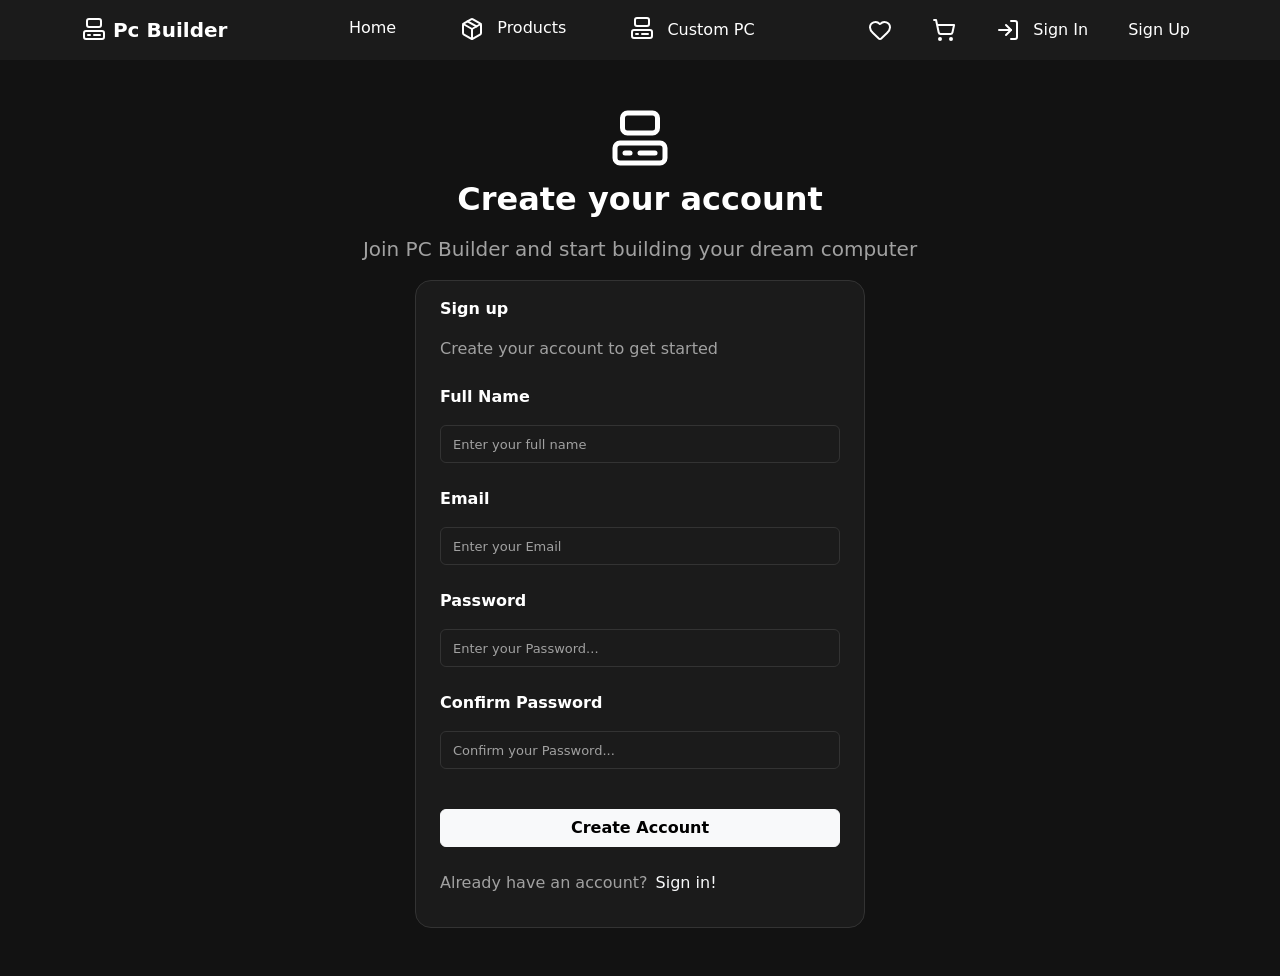
<file: Pages/Html/signup.html>
<!DOCTYPE html>
<html lang="en">
<head>
    <meta charset="UTF-8">
    <meta name="viewport" content="width=device-width, initial-scale=1.0">
    <title>Sign in</title>
  <!--BootStrab 5.3-->
    <link
      href="https://cdn.jsdelivr.net/npm/bootstrap@5.3.8/dist/css/bootstrap.min.css"
      rel="stylesheet"
      integrity="sha384-sRIl4kxILFvY47J16cr9ZwB07vP4J8+LH7qKQnuqkuIAvNWLzeN8tE5YBujZqJLB"
      crossorigin="anonymous"
    />

     <!--css files-->
    <link rel="stylesheet" href="../Css/signup.css"/>



      <link rel="stylesheet" href="../Css/main.css"/>

    
</head>
<body>

 <nav class="navbar navbar-expand-lg navbar-dark position-sticky top-0">
      <div class="container">
        <a class="navbar-brand " href="../../index.html">
          <svg
            class="mb-1"
            xmlns="http://www.w3.org/2000/svg"
            width="24"
            height="24"
            viewBox="0 0 24 24"
            fill="none"
            stroke="currentColor"
            stroke-width="2"
            stroke-linecap="round"
            stroke-linejoin="round"
            class="lucide lucide-computer-icon lucide-computer"
          >
            <rect width="14" height="8" x="5" y="2" rx="2" />
            <rect width="20" height="8" x="2" y="14" rx="2" />
            <path d="M6 18h2" />
            <path d="M12 18h6" />
          </svg>
          Pc Builder</a
        >
        <button
          class="navbar-toggler"
          type="button"
          data-bs-toggle="collapse"
          data-bs-target="#navbarSupportedContent"
          aria-controls="navbarSupportedContent"
          aria-expanded="false"
          aria-label="Toggle navigation"
        >
          <span class="navbar-toggler-icon"></span>
        </button>
        <div class="collapse navbar-collapse" id="navbarSupportedContent">
          <ul class="navbar-nav ms-auto gap-5">
            <li class="nav-item">
              <a class="nav-link active" aria-current="page" href="/index.html">Home</a>
            </li>
            <li class="nav-item d-flex">
              <a class="nav-link active" href="../Html/products.html">
                <svg
                  class="me-2"
                  xmlns="http://www.w3.org/2000/svg"
                  width="24"
                  height="24"
                  viewBox="0 0 24 24"
                  fill="none"
                  stroke="currentColor"
                  stroke-width="2"
                  stroke-linecap="round"
                  stroke-linejoin="round"
                  class="lucide lucide-package-icon lucide-package"
                >
                  <path
                    d="M11 21.73a2 2 0 0 0 2 0l7-4A2 2 0 0 0 21 16V8a2 2 0 0 0-1-1.73l-7-4a2 2 0 0 0-2 0l-7 4A2 2 0 0 0 3 8v8a2 2 0 0 0 1 1.73z"
                  />
                  <path d="M12 22V12" />
                  <polyline points="3.29 7 12 12 20.71 7" />
                  <path d="m7.5 4.27 9 5.15" />
                </svg>
                Products</a
              >
            </li>
            <li class="nav-item">
              <a class="nav-link active" aria-disabled="true" href="../Html/custom.html"
                ><svg
                  class="me-2 mb-1"
                  xmlns="http://www.w3.org/2000/svg"
                  width="24"
                  height="24"
                  viewBox="0 0 24 24"
                  fill="none"
                  stroke="currentColor"
                  stroke-width="2"
                  stroke-linecap="round"
                  stroke-linejoin="round"
                  class="lucide lucide-computer-icon  lucide-computer"
                >
                  <rect width="14" height="8" x="5" y="2" rx="2" />
                  <rect width="20" height="8" x="2" y="14" rx="2" />
                  <path d="M6 18h2" />
                  <path d="M12 18h6" />
                </svg>
                Custom PC</a
              >
            </li>
          </ul>

          <ul class="navbar-nav ms-auto gap-4">
               <li class="nav-item d-flex">
              <a class="nav-link active" aria-current="page" href="../Html/favorites.html">
                <svg xmlns="http://www.w3.org/2000/svg" width="24" height="24" viewBox="0 0 24 24" fill="none" stroke="currentColor" stroke-width="2" stroke-linecap="round" stroke-linejoin="round" class="lucide lucide-heart-icon lucide-heart"><path d="M2 9.5a5.5 5.5 0 0 1 9.591-3.676.56.56 0 0 0 .818 0A5.49 5.49 0 0 1 22 9.5c0 2.29-1.5 4-3 5.5l-5.492 5.313a2 2 0 0 1-3 .019L5 15c-1.5-1.5-3-3.2-3-5.5"/></svg>
              </a>
            </li>
            <li class="nav-item d-flex">
              <a class="nav-link active" aria-current="page" href="../Html/cart.html"
                ><svg
                  xmlns="http://www.w3.org/2000/svg"
                  width="24"
                  height="24"
                  viewBox="0 0 24 24"
                  fill="none"
                  stroke="currentColor"
                  stroke-width="2"
                  stroke-linecap="round"
                  stroke-linejoin="round"
                  class="lucide lucide-shopping-cart-icon lucide-shopping-cart"
                >
                  <circle cx="8" cy="21" r="1" />
                  <circle cx="19" cy="21" r="1" />
                  <path
                    d="M2.05 2.05h2l2.66 12.42a2 2 0 0 0 2 1.58h9.78a2 2 0 0 0 1.95-1.57l1.65-7.43H5.12"
                  />
                </svg>
                 <span id="cart-counter" class="counter-badge d-none"></span>
              </a>
            </li>

              <li id="nav-user" class="nav-item d-none">
    <a class="nav-link active">
       <svg xmlns="http://www.w3.org/2000/svg" width="24" height="24" viewBox="0 0 24 24" fill="none" stroke="currentColor" stroke-width="2" stroke-linecap="round" stroke-linejoin="round" class="lucide lucide-user-icon lucide-user"><path d="M19 21v-2a4 4 0 0 0-4-4H9a4 4 0 0 0-4 4v2"/><circle cx="12" cy="7" r="4"/></svg><span id="user-name"></span>
     <span id="fav-counter"
            class="fav-counter d-none">
        0
      </span>
      </a>
  </li>

            <li id="nav-signin" class="nav-item d-flex">
              <a class="nav-link active" aria-disabled="true" href="../Html/signin.html"
                ><svg
                  class="me-2"
                  xmlns="http://www.w3.org/2000/svg"
                  width="24"
                  height="24"
                  viewBox="0 0 24 24"
                  fill="none"
                  stroke="currentColor"
                  stroke-width="2"
                  stroke-linecap="round"
                  stroke-linejoin="round"
                  class="lucide lucide-log-in-icon lucide-log-in"
                >
                  <path d="m10 17 5-5-5-5" />
                  <path d="M15 12H3" />
                  <path d="M15 3h4a2 2 0 0 1 2 2v14a2 2 0 0 1-2 2h-4" />
                </svg>
                Sign In</a
              >
            </li>
            <li id="nav-signup" class="nav-item">
              <a class="nav-link active" href="../Html/signup.html">Sign Up</a>
            </li>
          </ul>
        </div>
      </div>
    </nav>




    <main>
<section class="sign-up py-5">
    <div class="container">

   
<div class="in text-center">
     <svg
            class="mb-1"
            xmlns="http://www.w3.org/2000/svg"
            width="60"
            height="60"
            viewBox="0 0 24 24"
            fill="none"
            stroke="currentColor"
            stroke-width="2"
            stroke-linecap="round"
            stroke-linejoin="round"
            class="lucide lucide-computer-icon  lucide-computer"
          >
            <rect width="14" height="8" x="5" y="2" rx="2" />
            <rect width="20" height="8" x="2" y="14" rx="2" />
            <path d="M6 18h2" />
            <path d="M12 18h6" />
          </svg>

          <h2 class="text-white mt-2 fw-bold">Create your account</h2>
          <p class="mt-3 fs-5">Join PC Builder and start building your dream computer</p>





</div>

<div class="d-flex  justify-content-center">
<div class="sign-info bg-dark rounded-4 p-3 px-4 border border-dark"> 
    <p class="fw-bold text-white  ">Sign up</p>
    <p>Create your account to get started</p>

    <p class="text-white fw-bold mt-4">Full Name</p>
 <div class="input-group flex-nowrap position-static mb-2 ">
            
  <input id="fullname" type="text" class="text-white border-dark form-control bg-dark position-static" placeholder="Enter your full name" aria-label="Name" aria-describedby="addon-wrapping">
  </div>

     <p class="text-white fw-bold mt-4">Email</p>
 <div class="input-group flex-nowrap position-static mb-2 ">
            
  <input id="email" type="text" class="text-white border-dark form-control bg-dark position-static" placeholder="Enter your Email" aria-label="Email" aria-describedby="addon-wrapping">
  </div>

     <p class="text-white fw-bold mt-4">Password</p>
 <div class="input-group flex-nowrap position-static mb-4 ">
            
  <input id="password" type="text" class="text-white border-dark form-control bg-dark position-static" placeholder="Enter your Password..." aria-label="Password" aria-describedby="addon-wrapping">
  </div>

    <p class="text-white fw-bold mt-4 ">Confirm Password</p>
 <div class="input-group flex-nowrap position-static mb-4 ">
            
  <input id="confirmPassword" type="text" class="text-white border-dark form-control bg-dark position-static" placeholder="Confirm your Password..." aria-label="confirm Password" aria-describedby="addon-wrapping">
  </div>



  <button class="btn btn-light w-100 mt-3 fw-bold" onclick="signup()">Create Account</button>

<div class="d-flex mt-4">
    <p class="me-2">Already have an account?</p>
    <a class="link-offset-2 link-offset-3-hover link-underline link-underline-opacity-0 link-underline-opacity-75-hover link-light" href="/Pages/Html/signin.html">Sign in!</a>
    </div>
</div>
</div>
</div>
</section>
 
 
    </main>

<!--BootStrab 5.3-->
    <script
      src="https://cdn.jsdelivr.net/npm/bootstrap@5.3.8/dist/js/bootstrap.bundle.min.js"
      integrity="sha384-FKyoEForCGlyvwx9Hj09JcYn3nv7wiPVlz7YYwJrWVcXK/BmnVDxM+D2scQbITxI"
      crossorigin="anonymous"
    ></script>
<script src="../Js/signup.js"></script>
<script src="../Js/navbar.js"></script>
    
</body>
</html>
</file>
<file: Pages/Css/admin/admin.css>
body {
  background: #0f0f0f;
  color: #fff;
  font-family: 'Segoe UI', sans-serif;
}

.admin-wrapper {
  display: flex;
  height: 100vh;
}

.bg-dark{
    background-color: #1B1B1B !important;

}

.border-dark{
    border-color:#333333 !important;
}
/* Sidebar */
.sidebar {
  width: 260px;
  background: #121212;
  padding: 20px;
  display: flex;
  flex-direction: column;
}

.logo {
  color: #3b82f6;
  margin-bottom: 30px;
}

.menu {
  list-style: none;
  padding: 0;
  flex-grow: 1;
}

.menu li {
  padding: 12px;
  border-radius: 8px;
  cursor: pointer;
}

.menu li.active,
.menu li:hover {
  background: #1f1f1f;
}

.admin-footer {
  border-top: 1px solid #333;
  padding-top: 15px;
}

/* Main */
.main {
  flex-grow: 1;
  padding: 30px;
  overflow-y: auto;
}

.stat-card {
  background: #1a1a1a;
  border-radius: 14px;
  padding: 20px;
}

.stat-card h6 {
  color: #aaa;
}

.stat-card span {
  font-size: 14px;
}

.positive {
  color: #22c55e;
}

.info {
  color: #3b82f6;
}

.card-dark {
  background: #1a1a1a;
  border-radius: 14px;
  padding: 20px;
}

/* Orders */
.order-row {
  display: flex;
  justify-content: space-between;
  padding: 12px 0;
  border-bottom: 1px solid #333;
}

.status {
  padding: 4px 10px;
  border-radius: 8px;
  font-size: 12px;
}

.completed {
  background: #16a34a;
}

.pending {
  background: #f59e0b;
}

table {
  color: #fff;
}

.status-select {
  background: #1f1f1f;
  border: none;
  color: #fff;
  padding: 6px 10px;
  border-radius: 8px;
}

.status-select.pending { background:#f59e0b; }
.status-select.processing { background:#3b82f6; }
.status-select.shipped { background:#8b5cf6; }
.status-select.delivered { background:#16a34a; }
.status-select.cancelled { background:#dc2626; }




.menu li a {
  display: flex;
  align-items: center;
  gap: 10px;
  color: #fff;
  text-decoration: none;
  padding: 5px;
  border-radius: 10px;
  transition: 0.2s ease;
}

/* Hover */
.menu li a:hover {
  background: #1f1f1f;
}

/* Active Page */
.menu li.active a {
  background: #ffffff;
  color: #000000;
  font-weight: 600;
}

/* Active icon */
.menu li.active svg {
  stroke: #000;
}



.view-btn {
  background: #1f1f1f;
  border: 1px solid #333;
  color: white;
  padding: 6px 12px;
  border-radius: 8px;
  cursor: pointer;
}

.view-btn:hover {
  background: #3b82f6;
}



.status-select {
  appearance: none;
  border: none;
  color: white;
  padding: 6px 12px;
  border-radius: 10px;
  font-size: 14px;
  cursor: pointer;
}

/* Status Colors */
.status-select.pending {
  background: #f59e0b; 
}

.status-select.processing {
  background: #3b82f6; 
}

.status-select.shipped {
  background: #8b5cf6; 
}

.status-select.completed {
  background: #16a34a;
}

.status-select.cancelled {
  background: #dc2626; 
}

.status-select option {
  color: white;
}


.orders-filters {
  display: flex;
  gap: 16px;
  align-items: center;
}

.search-box {
  flex: 1;
  display: flex;
  align-items: center;
  background: #1a1a1a;
  border-radius: 12px;
  padding: 10px 14px;
}

.search-box svg {
  color: #aaa;
  margin-right: 10px;
}

.search-box input {
  background: transparent;
  border: none;
  outline: none;
  color: #fff;
  width: 100%;
}

.orders-filters select {
  background: #1a1a1a;
  color: #fff;
  border: none;
  padding: 10px 14px;
  border-radius: 10px;
  cursor: pointer;
}
/* ===== Modal Overlay ===== */
.modal-overlay {
  position: fixed;
  inset: 0;
  background: rgba(0,0,0,.7);
  display: flex;
  align-items: center;
  justify-content: center;
  z-index: 9999;
}

/* ===== Modal Card ===== */
.modal-card {
  background: #fff;
  color: #000;
  width: 620px;
  max-width: 95%;
  border-radius: 16px;
  padding: 24px;
}

/* Header */
.modal-header {
  display: flex;
  justify-content: space-between;
}

.modal-header h4 {
  margin: 0;
}

.modal-header p {
  margin: 4px 0 0;
  color: #666;
  font-size: 14px;
}

.modal-header button {
  background: none;
  border: none;
  font-size: 22px;
  cursor: pointer;
}

/* Form Grid */
.modal-form {
  display: grid;
  grid-template-columns: 1fr 1fr;
  gap: 14px;
  margin-top: 20px;
}

.modal-form label {
  font-size: 13px;
  color: #444;
}

.modal-form input,
.modal-form textarea,
.modal-form select {
  width: 100%;
  padding: 10px;
  background: #f4f4f5;
  border: none;
  border-radius: 10px;
}

.modal-form textarea {
  min-height: 90px;
  resize: none;
}

.modal-form .full {
  grid-column: 1 / -1;
}

/* Switches */
.switches {
  display: flex;
  gap: 20px;
  align-items: center;
}

.switch {
  display: flex;
  align-items: center;
  gap: 8px;
  font-size: 14px;
}

.switch input {
  display: none;
}

.switch span {
  width: 40px;
  height: 20px;
  background: #ccc;
  border-radius: 20px;
  position: relative;
}

.switch span::after {
  content: "";
  position: absolute;
  width: 16px;
  height: 16px;
  background: #fff;
  border-radius: 50%;
  top: 2px;
  left: 2px;
  transition: .3s;
}

.switch input:checked + span {
  background: #2563eb;
}

.switch input:checked + span::after {
  transform: translateX(20px);
}

/* Footer */
.modal-footer {
  display: flex;
  justify-content: flex-start;
  gap: 10px;
  margin-top: 20px;
}

.btn-dark {
  background: #0f172a;
  color: #fff;
  padding: 10px 16px;
  border-radius: 10px;
  border: none;
}

.btn-light {
  background: #f4f4f5;
  padding: 10px 16px;
  border-radius: 10px;
  border: none;
}
.modal-overlay {
    position: fixed;
    top: 0; left: 0; width: 100%; height: 100%;
    background: rgba(0,0,0,0.8);
    display: flex; justify-content: center; align-items: center;
    z-index: 1000;
}
.modal-card {
    background: #1a1a1a; padding: 20px; border-radius: 10px;
    width: 90%; max-width: 500px; color: white;
}
.d-none { display: none !important; }
</file>
<file: Pages/Css/main.css>
.navbar{
    background-color: #1B1B1B;
}

.navbar .navbar-brand{

font-weight: bolder;
color: white;

}
.navbar svg{
color:white;
}

.navbar a{
color:white;
}

.navbar .nav-item:hover {
background-color: #232323;
border:none ;
outline: none;
border-radius:7px;

}

.hero{
  padding: 20px 0px;

  background: linear-gradient(to right, #4a4a4a, #2a2a2a, #0d0d0d);

    background-size: cover;
    
}
.hero h1{
    white-space: pre-line;

}
.hero  .left-side p{

    white-space: pre-line; 
    font-size: larger;

}
.hero .right-side p{
        white-space: pre-line; 

}

.hero .right-side h2{
        white-space: pre-line; 

font-size:x-large ;

}



@media screen and (max-width:1200px) {
.hero .img{
    display: none;
  }
  .hero .right-side p{
    font-size: medium;
       }
       .hero .right-side h2{
        font-size: large;
       }
       .hero .right-side{
        margin-left: 50px;
       }

.hero .left-side p {
  font-size: medium;
}
.hero .left-side h1{
font-size: larger;
}
}
@media screen and (max-width:1200px) 
{
.hero .right-side{
display: none;
}

}

.whypc{


  background-color: #161616;
}
.whypc .why p{
    white-space: pre-line;
    color: #7C94A1; 
}
.whypc .why h2{
  font-size: x-large;
  color: white;
}
.whypc svg{
  color:white;
}
.whypc .why{

background-color: #121212;
padding: 40px 25px;
}

.why {
width:300px;

}

@media screen and (max-width:1000px) {

  .whypc .why h2{
    font-size: medium;
  }
  .whypc .why p{
    font-size: small;
  }
  .why {
    height: auto;
  }



}

.whypc .top2 {
font-size:x-large;
color:white;
white-space: pre-line;
}
.whypc .top1{
  font-size: xx-large;
  color: white;
  font-weight: 700;
}


.categories{
  background-color: #121212;
 
}

.category-card {
  position: relative;
  border-radius: 15px;
  overflow: hidden;
  
  transition: transform 0.3s ease, box-shadow 0.3s ease;
   margin: 0 auto;
}
.category-card:hover {
  transform: translateY(-5px);
  box-shadow: 0 8px 20px rgba(0, 0, 0, 0.5);
}

.category-card img {
  width: 100%;
  height: 200px;
  object-fit: cover;

}

.categories p{
  color: white;
 font-size: large;
}
.categories h2{
  color: white;
}
.categories h3{
  position: absolute;
  bottom: 15px;   
  left: 15px;
  font-size: x-large;
  color: white;
}



.counter-badge {
 position: absolute;
  top: 30px;
  right: 20%;

  background: white;
  color: black;

  width: 16px;
  height: 16px;

  border-radius: 50%;

  display: flex;
  justify-content: center;
  align-items: center;

  font-size: 11px;
  font-weight: 700;
}
.product-card {
    transition: transform 0.3s ease, border-color 0.3s ease;
}

.product-card:hover {
    transform: translateY(-10px);
    border-color: #ffffff !important;
}

.hero img {
    max-width: 100%;
    filter: drop-shadow(0 0 20px rgba(255,255,255,0.1));
    animation: float 4s ease-in-out infinite;
}

@keyframes float {
    0%, 100% { transform: translateY(0); }
    50% { transform: translateY(-20px); }
}

footer a:hover {
    color: #fff !important;
}
.products.ffff{
    color :white !important;
}
</file>
<file: Pages/Css/cart.css>
body{

background-color: #121212;

}
.navbar .navbar-brand{

font-weight: bolder;


}

.navbar{

    background-color: #1B1B1B;

}
.navbar .nav-item:hover {
background-color: #232323;
border:none ;
outline: none;
border-radius:7px;

}

.bg-dark{
    background-color: #1B1B1B !important;

}

.border-dark{
    border-color:#333333 !important;
}
p{
    
color:    #A1A1A1;
 
}

.is-empty{

    height: 100vh;
}
.qty-box {
  display: flex;
  align-items: center;
  gap: 6px;
}

/* ===== Cart Layout ===== */

.cart-grid{
  display: flex;
  flex-direction: column;
  gap: 16px;
}

.cart-item{
  background: #1b1b1b;
  border: 1px solid #333;
  border-radius: 14px;
  padding: 18px;
  display: flex;
  justify-content: space-between;
  align-items: center;
}

/* LEFT */

.item-left{
  display: flex;
  align-items: center;
  gap: 15px;
}

.item-left img{
  width: 80px;
  height: 80px;
  object-fit: contain;
  border-radius: 8px;
  background:#111;
}

.item-info h5{
  margin:0;
  color:#fff;
}

.item-info p{
  margin:0;
  color:#aaa;
  font-size:14px;
}


.item-right{
  display:flex;
  align-items:center;
  gap:18px;
}

.qty-control{
  display:flex;
  gap:8px;
  align-items:center;
}

.qty-btn{
  background:#222;
  border:none;
  width:30px;
  height:30px;
  border-radius:8px;
  color:white;
  font-size:18px;
  cursor:pointer;
}

.qty-btn:hover{
  background:#333;
}

.qty{
  font-size:16px;
  min-width:20px;
  color:white;
}

/* PRICE */
.item-total{
  margin:0;
  min-width:90px;
  text-align:right;
}

/* DELETE */
.remove-btn{
  background:none;
  border:none;
  font-size:18px;
  cursor:pointer;
  color:#ff4d4d;
}

.remove-btn:hover{
  transform: scale(1.1);
}

.modal-content{
  background-color:#fff;
}

.modal input{
  background:#f4f4f4;
  border:none;
}

.modal input:focus{
  box-shadow: none;
  outline:2px solid #0d6efd;
}
</file>
<file: Pages/Css/favorits.css>
.favorite-btn {
  position: absolute;
  top: 12px;
  right: 12px;

  width: 36px;
  height: 36px;

  border-radius: 50%;
  border: none;
  background: rgba(0,0,0,0.55);

  display: flex;
  align-items: center;
  justify-content: center;

  cursor: pointer;
  transition: 0.25s;
}

.favorite-btn svg {
  stroke: white;
  transition: 0.25s;
}

.favorite-btn.active {
  background: #dc3545;
}

.favorite-btn.active svg {
  stroke: white;
  fill: #dc3545;
}
.bg-dark{
    background-color: #1B1B1B !important;

}

.border-dark{
    border-color:#333333 !important;
}

.head p{
    
color:    #A1A1A1;
 
}

.fav-counter {
  position: absolute;
  top: 100px;
  left: 50%;

  background: white;
  color: black;

  width: 14px;
  height: 14px;

  border-radius: 50%;

  display: flex;
  justify-content: center;
  align-items: center;

  font-size: 11px;
  font-weight: 700;
}
</file>
<file: Pages/Css/custom.css>
body{

background-color: #121212;

}
.navbar .navbar-brand{

font-weight: bolder;


}

.navbar{

    background-color: #1B1B1B;

}
.navbar .nav-item:hover {
background-color: #232323;
border:none ;
outline: none;
border-radius:7px;

}

.bg-dark{
    background-color: #1B1B1B !important;

}

.border-dark{
    border-color:#333333 !important;
}

.head p{
    
color:    #A1A1A1;
 
}

.custom .btn-dark {
  background-color: #1b1b1b;
  border: 1px solid #333;
  color: #fff;
}
.custom .dropdown-menu a{
    font-weight: bold;
    font-size: small;
}

.pc-preview {
  min-height: 450px;
}

.pc-preview ul li {
  padding: 4px 0;
  border-bottom: 1px solid #333;
}

.pc-preview img {
  border: 1px solid #444;
}

.components-panel .comp-item {
    background-color: #1b1b1b;
    border: 1px solid #333;
    padding: 12px;
    border-radius: 12px;
    display: flex;
    justify-content: space-between;
    align-items: center;
}

.components-panel .comp-left {
    display: flex;
    gap: 12px;
    align-items: center;
}

.components-panel .comp-left img {
    width: 60px;
    height: 60px;
    border-radius: 8px;
    object-fit: cover;
}

.components-panel h6 {
    margin: 0;
    font-size: 15px;
}

.comp-price {
    font-size: 16px;
    color: #fff;
    font-weight: bold;
}

.remove-btn {
    cursor: pointer;
    color: #ff4d4d;
}
.animate-in {
    animation: fadeInRight 0.3s ease-in-out;
}

@keyframes fadeInRight {
    from { opacity: 0; transform: translateX(20px); }
    to { opacity: 1; transform: translateX(0); }
}

.dropdown-item:hover {
    background-color: #2c2c2c !important;
    color: #00ff88 !important;
    cursor: pointer;
}
</file>
<file: Pages/Css/products.css>
body{

background-color: #121212;

}
.navbar .navbar-brand{

font-weight: bolder;


}

.navbar{

    background-color: #1B1B1B;
z-index: 1;
}
.navbar .nav-item:hover {
background-color: #232323;
border:none ;
outline: none;
border-radius:7px;

}




.products .card{

    background-color: #1B1B1B;
  
}

.products .card{

transition: transform 0.5s ease;


}
  .card:hover {
  transform: translateY(-5px);
  box-shadow: 0 8px 20px rgba(0, 0, 0, 0.5);
}

.products .card img{

    
  height: 180px;

}

.products .search{
    background-color: #1B1B1B;
}
.products input::placeholder {
  color: white; 
}
 
@media screen and (max-width:1400px) 
{
 .card .btn-dark{

margin-top: 5px;

 }
.card h3{
  font-size: large;
}
.products .search .col-md-1{
 
 margin: 0px 40px 4px 40px;
}


}
.search  .rr{
  margin: 0px  20px;
}


.search .btn-dark {
  background-color: #1b1b1b;
  border: 1px solid #333;
  color: #fff;
}
.search .bg-dark {
  background-color: #111 !important; 
}


.search .w{
  width :60%
}


.favorite-btn {
  position: absolute;
  top: 10px;
  right: 10px;

  width: 36px;
  height: 36px;
  border-radius: 50%;

  background: rgba(0,0,0,0.6);
  border: none;

  display: flex;
  align-items: center;
  justify-content: center;

  cursor: pointer;

  transition: 0.2s ease-in-out;

  z-index: 5;
}

.favorite-btn svg {
  stroke: white;
  fill: none;
  transition: 0.2s ease-in-out;
}

.favorite-btn:hover {
  background: rgba(255,255,255,0.85);
}

.favorite-btn:hover svg {
  stroke: black;
}
</file>
<file: Pages/Css/forgot-password.css>
main {
  background: radial-gradient(circle at top, #1c1c1c, #0a0a0a);
  font-family: 'Segoe UI', sans-serif;
  min-height: 100vh;
  display: flex;
  align-items: center;
  justify-content: center;
}

.page-wrapper {
  width: 100%;
  max-width: 420px;
  padding: 20px;
}

.icon-box {
  width: 64px;
  height: 64px;
  border-radius: 14px;
  background: #1f1f1f;
  display: flex;
  align-items: center;
  justify-content: center;
  margin: auto;
}

.icon-box i {
  font-size: 28px;
  color: #fff;
}

.reset-card {
  background: #111;
  border-radius: 16px;
  padding: 30px;
  box-shadow: 0 10px 40px rgba(0,0,0,0.6);
}

.form-control {
  height: 48px;
  border-radius: 10px;
}

.form-control::placeholder {
  color: #777;
}

.btn-light {
  height: 48px;
  border-radius: 10px;
}

.back-link {
  color: #bbb;
  text-decoration: none;
  font-size: 14px;
}

.back-link:hover {
  color: #fff;
}
</file>
<file: Pages/Css/profile.css>
body{

background-color: #121212;

}
.navbar .navbar-brand{

font-weight: bolder;


}

.navbar{

    background-color: #1B1B1B;

}
.navbar .nav-item:hover {
background-color: #232323;
border:none ;
outline: none;
border-radius:7px;

}

.bg-dark{
    background-color: #1B1B1B !important;

}

.border-dark{
    border-color:#333333 !important;
}
p{
    
color:    #A1A1A1;
 
}
.profile {
  color:white;
}

.info-card {
  background:#1B1B1B;
  border:1px solid #333;
  border-radius:15px;
  padding:25px;
  height:100%;
}

.info-card h6 {
  color:#bbb;
  font-size:14px;
  margin-bottom:6px;
}

.info-card h2 {
  margin:0;
  font-weight:700;
}

.info-card small {
  color:#777;
}


.orders {
  background:#1B1B1B;
  border-radius:15px;
  padding:25px;
  border:1px solid #333;
}


.order-item {
  background:#161616;
  border:1px solid #333;
  border-radius:12px;
  padding:15px 20px;

  display:flex;
  justify-content:space-between;
  align-items:center;

  margin-bottom:12px;
}

.order-left span{
  display:block;
  color:#aaa;
  font-size:14px;
}

.order-right{
  text-align:right;
}

.badge-status{
  padding:4px 10px;
  border-radius:10px;
  font-size:12px;
  margin-bottom:4px;
  display:inline-block;
}

.delivered { background:#1DB954; color:black; }
.shipped   { background:#0d6efd; color:white; }
.processing{ background:#ffc107; color:black; }
 badge-status.delivered { background: #1DB954; color: black; } /* أخضر سبوتيفاي */
.badge-status.shipped   { background: #0d6efd; color: white; } /* أزرق */
.badge-status.processing{ background: #ffc107; color: black; } /* أصفر */
</file>
<file: Pages/Css/signin.css>
body{

background-color: #121212;

}
.navbar .navbar-brand{

font-weight: bolder;


}

.navbar{

    background-color: #1B1B1B;

}
.navbar .nav-item:hover {
background-color: #232323;
border:none ;
outline: none;
border-radius:7px;

}

.bg-dark{
    background-color: #1B1B1B !important;

}

.border-dark{
    border-color:#333333 !important;
}
p{
    
color:    #A1A1A1;
 
}
svg{ 
    color: white;
}

.sign-in input::placeholder {
  color: #A1A1A1; 
  font-size: small;
}

.sign-info{

width:400px;



}
</file>
<file: Pages/Css/signup.css>
body{

background-color: #121212;

}
.navbar .navbar-brand{

font-weight: bolder;


}

.navbar{

    background-color: #1B1B1B;

}
.navbar .nav-item:hover {
background-color: #232323;
border:none ;
outline: none;
border-radius:7px;

}

.bg-dark{
    background-color: #1B1B1B !important;

}

.border-dark{
    border-color:#333333 !important;
}

p{
    
color:    #A1A1A1;
}
svg{ 
    color: white;
}

.sign-up input::placeholder {
  color: #A1A1A1; 
  font-size: small;
}
.sign-info{

width:450px;



}
</file>
